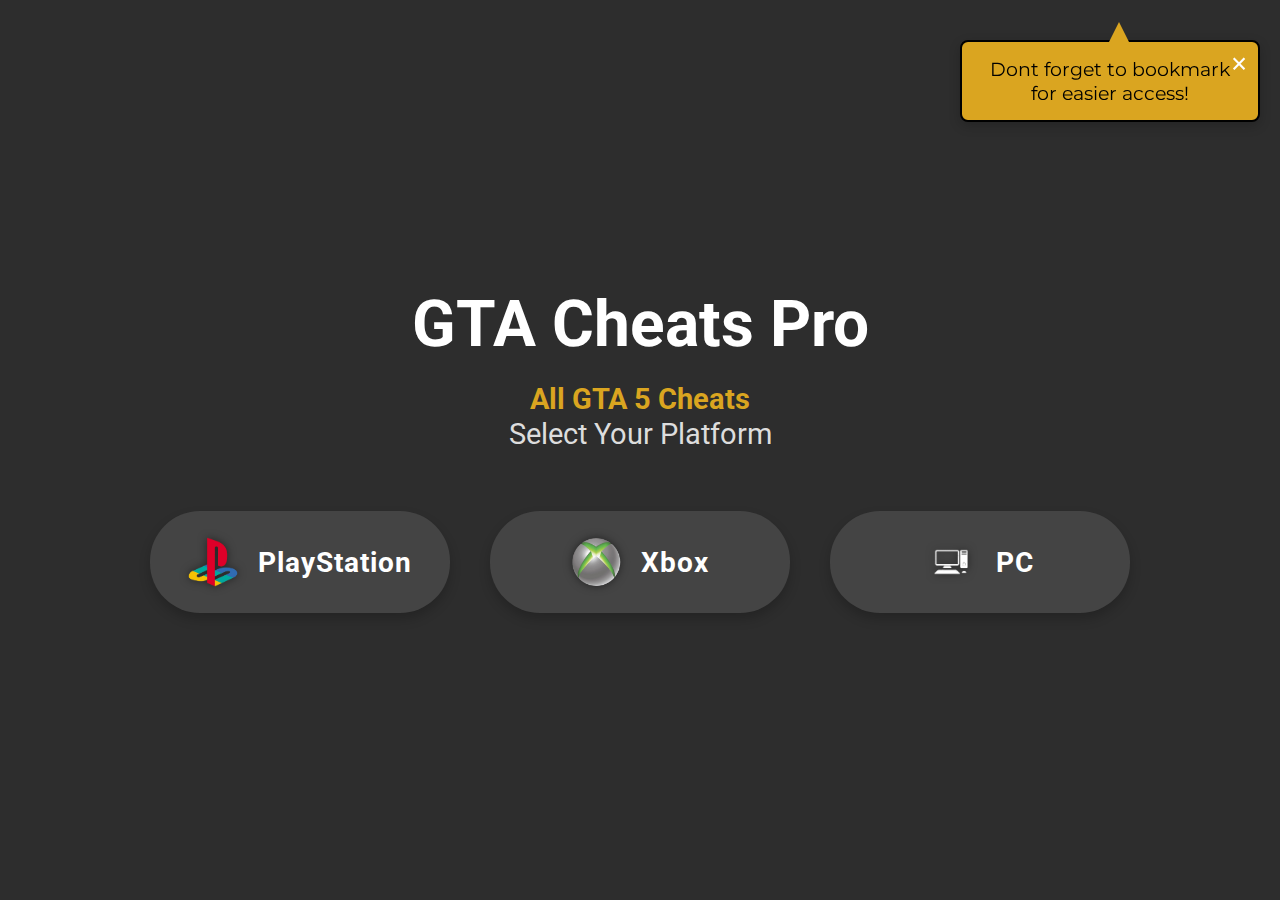
<file: gta-cheats-3/index.html>
<!DOCTYPE html>
<html lang="en">
<head>
  <link rel="icon" href="assets/favicon.png" type="image/png" sizes="48x48">
  <meta charset="UTF-8">
  <title>GTA Cheats Pro - All GTA 5 Cheats for PlayStation, Xbox, & PC</title>
  
  <link rel="stylesheet" href="css/styles.css">
  <meta name="description" content="Discover all GTA 5 cheats for PlayStation, Xbox, and PC. Unlock codes for invincibility, weapons, vehicles, and more. Comprehensive cheat guide!" />
  <meta name="viewport" content="width=device-width, initial-scale=1.0">
  <!-- Add this to link Google Fonts -->
<link href="https://fonts.googleapis.com/css2?family=Montserrat:wght@400;700&family=Roboto:wght@400;700&family=Anton&display=swap" rel="stylesheet">

  <!-- Google tag (gtag.js) -->
  <script async src="https://www.googletagmanager.com/gtag/js?id=G-FJ4RT48L64"></script>
  <script>
    window.dataLayer = window.dataLayer || [];
    function gtag(){dataLayer.push(arguments);}
    gtag('js', new Date());

    gtag('config', 'G-FJ4RT48L64');
  </script>
  <!-- JavaScript for callout box close functionality -->
  <script>
    function closeCallout() {
      document.querySelector('.callout-box').classList.add('hidden');
    }
  </script>
</head>
<body>
  <div class="home-container">
    <!-- Title with underline -->
    <h1 class = "main-title">GTA Cheats Pro</h1>

    <!-- Callout box (now positioned at top-right) -->
    <div class="callout-box">
      <span class="close-btn" onclick="closeCallout()">×</span>
      Dont forget to bookmark for easier access! 
    </div>

     
      <h2 class = "subtitle">All GTA 5 Cheats </h2>
    

     
    <p class = "platform-prompt"> Select Your Platform</p>
    

    <!-- Platform buttons -->
    <div class="button-container">
      <a href="playstation.html" class="platform-button">
        <img src="assets/playstation-logo.png" alt="PlayStation Logo" />
        <span>PlayStation</span>
      </a>
      <a href="xbox.html" class="platform-button">
        <img src="assets/xbox-logo.png" alt="Xbox Logo" />
        <span>Xbox</span>
      </a>
      <a href="pc.html" class="platform-button">
        <img src="assets/pc-logo.png" alt="PC Logo" />
        <span>PC</span>
      </a>
    </div>
  </div>
</body>
</html>
</file>
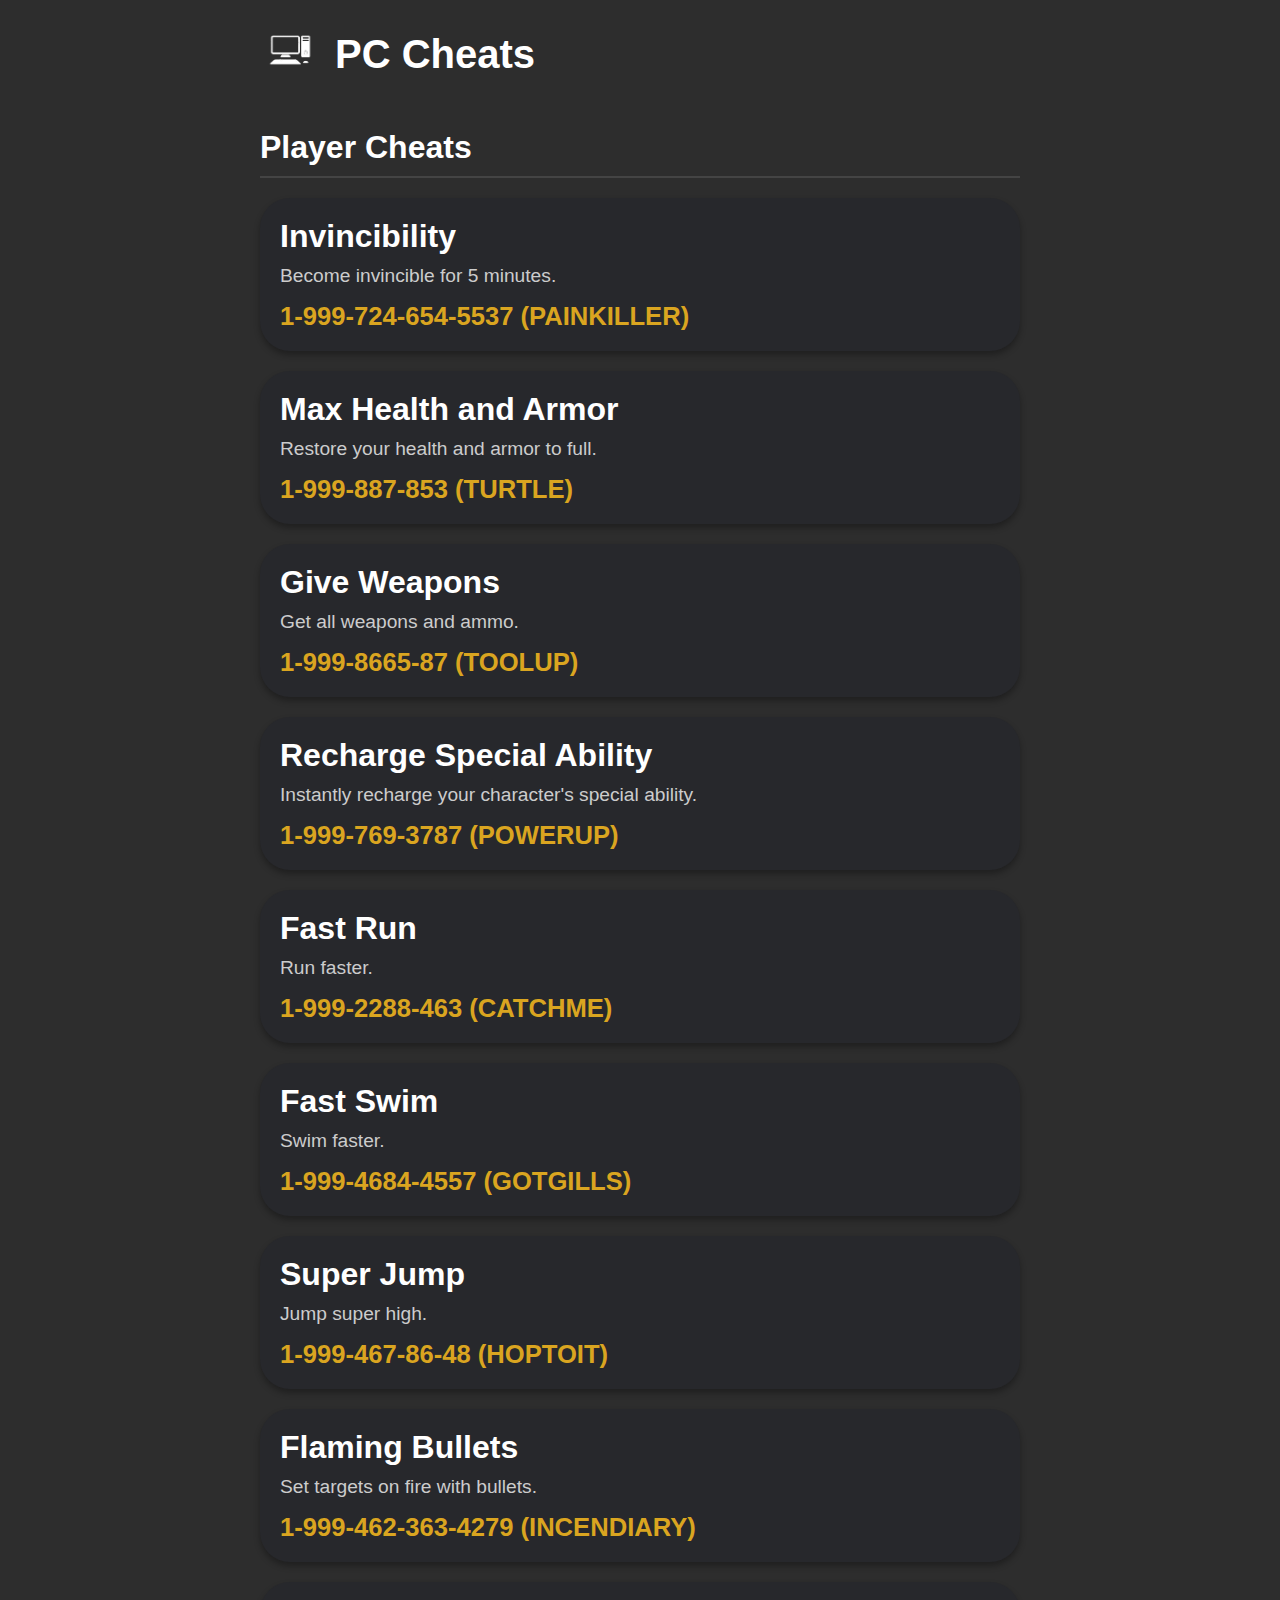
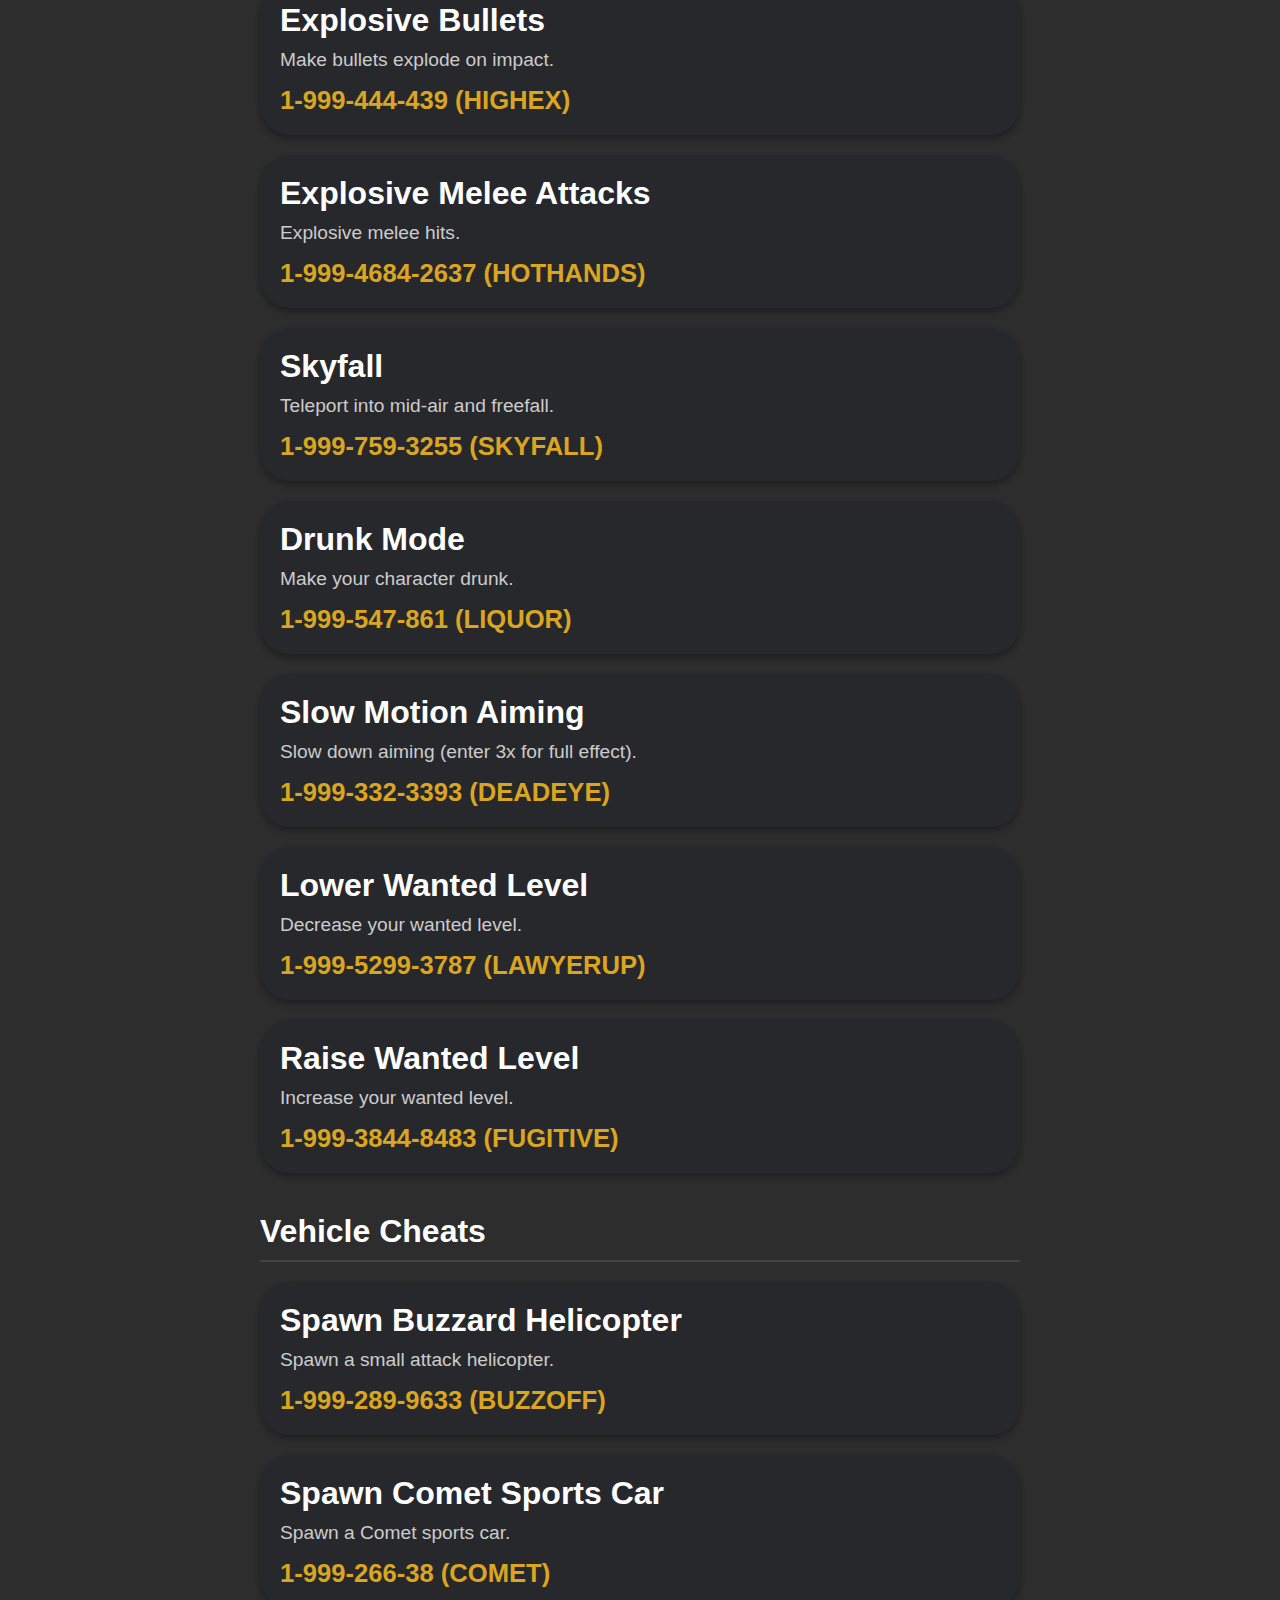
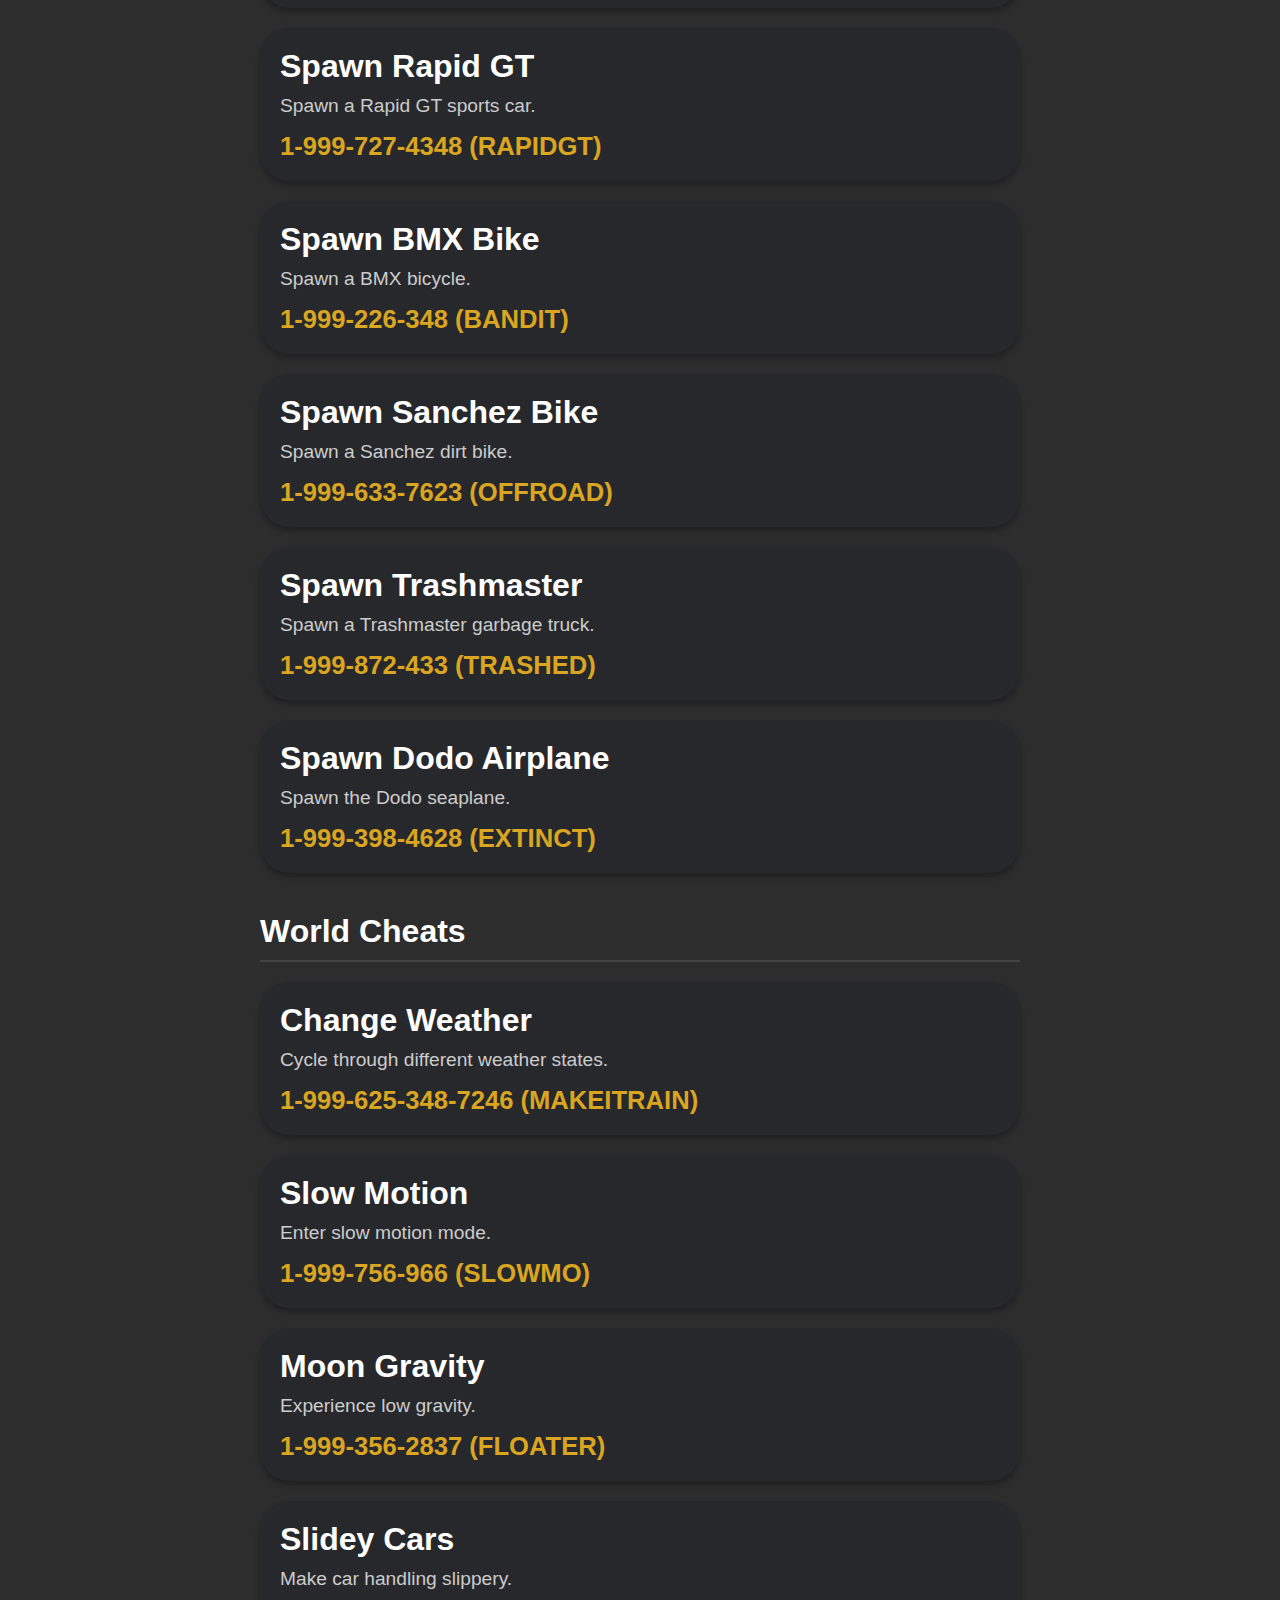
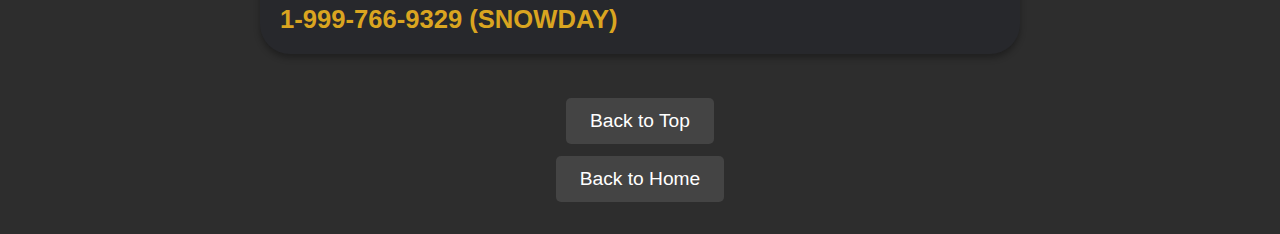
<file: gta-cheats-3/pc.html>
<!DOCTYPE html>
<html lang="en">
<head>
  <link rel="icon" href="assets/favicon.ico" type="image/x-icon" sizes="48x48">
  <meta charset="UTF-8">
  <title>GTA 5 PC Cheats - GTA Cheats Pro</title>
  
  <link rel="stylesheet" href="css/styles.css">
  <meta name="description" content="Find all GTA 5 cheats for PC. Get invincibility, weapons, vehicles, and more with our complete cheat guide." />
  <meta name="viewport" content="width=device-width, initial-scale=1.0">
  
  <!-- Google tag (gtag.js) -->
  <script async src="https://www.googletagmanager.com/gtag/js?id=G-FJ4RT48L64"></script>
  <script>
    window.dataLayer = window.dataLayer || [];
    function gtag(){dataLayer.push(arguments);}
    gtag('js', new Date());

    gtag('config', 'G-FJ4RT48L64');
  </script>
</head>
<body>
  <div class="platform-page">
    <h1>
      <a href="index.html">
        <img src="assets/pc-logo.png" alt="PC Logo" />
      </a>
      PC Cheats
    </h1>

    <!-- Player Cheats Section -->
    <h2 class="cheat-section-title">Player Cheats</h2>
    <div class="cheats-container">
      <!-- Invincibility Cheat -->
      <div class="cheat-card">
        <h3 class="cheat-title">Invincibility</h3>
        <p class="cheat-description">Become invincible for 5 minutes.</p>
        <p class="cheat-phone">1-999-724-654-5537 (<strong>PAINKILLER</strong>)</p>
      </div>

      <!-- Max Health and Armor Cheat -->
      <div class="cheat-card">
        <h3 class="cheat-title">Max Health and Armor</h3>
        <p class="cheat-description">Restore your health and armor to full.</p>
        <p class="cheat-phone">1-999-887-853 (<strong>TURTLE</strong>)</p>
      </div>

      <!-- Give Weapons Cheat -->
      <div class="cheat-card">
        <h3 class="cheat-title">Give Weapons</h3>
        <p class="cheat-description">Get all weapons and ammo.</p>
        <p class="cheat-phone">1-999-8665-87 (<strong>TOOLUP</strong>)</p>
      </div>

      <!-- Recharge Ability Cheat -->
      <div class="cheat-card">
        <h3 class="cheat-title">Recharge Special Ability</h3>
        <p class="cheat-description">Instantly recharge your character's special ability.</p>
        <p class="cheat-phone">1-999-769-3787 (<strong>POWERUP</strong>)</p>
      </div>

      <!-- Fast Run Cheat -->
      <div class="cheat-card">
        <h3 class="cheat-title">Fast Run</h3>
        <p class="cheat-description">Run faster.</p>
        <p class="cheat-phone">1-999-2288-463 (<strong>CATCHME</strong>)</p>
      </div>

      <!-- Fast Swim Cheat -->
      <div class="cheat-card">
        <h3 class="cheat-title">Fast Swim</h3>
        <p class="cheat-description">Swim faster.</p>
        <p class="cheat-phone">1-999-4684-4557 (<strong>GOTGILLS</strong>)</p>
      </div>

      <!-- Super Jump Cheat -->
      <div class="cheat-card">
        <h3 class="cheat-title">Super Jump</h3>
        <p class="cheat-description">Jump super high.</p>
        <p class="cheat-phone">1-999-467-86-48 (<strong>HOPTOIT</strong>)</p>
      </div>

      <!-- Flaming Bullets Cheat -->
      <div class="cheat-card">
        <h3 class="cheat-title">Flaming Bullets</h3>
        <p class="cheat-description">Set targets on fire with bullets.</p>
        <p class="cheat-phone">1-999-462-363-4279 (<strong>INCENDIARY</strong>)</p>
      </div>

      <!-- Explosive Bullets Cheat -->
      <div class="cheat-card">
        <h3 class="cheat-title">Explosive Bullets</h3>
        <p class="cheat-description">Make bullets explode on impact.</p>
        <p class="cheat-phone">1-999-444-439 (<strong>HIGHEX</strong>)</p>
      </div>

      <!-- Explosive Melee Attacks Cheat -->
      <div class="cheat-card">
        <h3 class="cheat-title">Explosive Melee Attacks</h3>
        <p class="cheat-description">Explosive melee hits.</p>
        <p class="cheat-phone">1-999-4684-2637 (<strong>HOTHANDS</strong>)</p>
      </div>

      <!-- Skyfall Cheat -->
      <div class="cheat-card">
        <h3 class="cheat-title">Skyfall</h3>
        <p class="cheat-description">Teleport into mid-air and freefall.</p>
        <p class="cheat-phone">1-999-759-3255 (<strong>SKYFALL</strong>)</p>
      </div>

      <!-- Drunk Mode Cheat -->
      <div class="cheat-card">
        <h3 class="cheat-title">Drunk Mode</h3>
        <p class="cheat-description">Make your character drunk.</p>
        <p class="cheat-phone">1-999-547-861 (<strong>LIQUOR</strong>)</p>
      </div>

      <!-- Slow Motion Aiming Cheat -->
      <div class="cheat-card">
        <h3 class="cheat-title">Slow Motion Aiming</h3>
        <p class="cheat-description">Slow down aiming (enter 3x for full effect).</p>
        <p class="cheat-phone">1-999-332-3393 (<strong>DEADEYE</strong>)</p>
      </div>

      <!-- Lower Wanted Level Cheat -->
      <div class="cheat-card">
        <h3 class="cheat-title">Lower Wanted Level</h3>
        <p class="cheat-description">Decrease your wanted level.</p>
        <p class="cheat-phone">1-999-5299-3787 (<strong>LAWYERUP</strong>)</p>
      </div>

      <!-- Raise Wanted Level Cheat -->
      <div class="cheat-card">
        <h3 class="cheat-title">Raise Wanted Level</h3>
        <p class="cheat-description">Increase your wanted level.</p>
        <p class="cheat-phone">1-999-3844-8483 (<strong>FUGITIVE</strong>)</p>
      </div>
    </div>

    <!-- Vehicle Cheats Section -->
    <h2 class="cheat-section-title">Vehicle Cheats</h2>
    <div class="cheats-container">
      <!-- Spawn Buzzard Helicopter Cheat -->
      <div class="cheat-card">
        <h3 class="cheat-title">Spawn Buzzard Helicopter</h3>
        <p class="cheat-description">Spawn a small attack helicopter.</p>
        <p class="cheat-phone">1-999-289-9633 (<strong>BUZZOFF</strong>)</p>
      </div>

      <!-- Spawn Comet Sports Car Cheat -->
      <div class="cheat-card">
        <h3 class="cheat-title">Spawn Comet Sports Car</h3>
        <p class="cheat-description">Spawn a Comet sports car.</p>
        <p class="cheat-phone">1-999-266-38 (<strong>COMET</strong>)</p>
      </div>

      <!-- Spawn Rapid GT Cheat -->
      <div class="cheat-card">
        <h3 class="cheat-title">Spawn Rapid GT</h3>
        <p class="cheat-description">Spawn a Rapid GT sports car.</p>
        <p class="cheat-phone">1-999-727-4348 (<strong>RAPIDGT</strong>)</p>
      </div>

      <!-- Spawn BMX Bike Cheat -->
      <div class="cheat-card">
        <h3 class="cheat-title">Spawn BMX Bike</h3>
        <p class="cheat-description">Spawn a BMX bicycle.</p>
        <p class="cheat-phone">1-999-226-348 (<strong>BANDIT</strong>)</p>
      </div>

      <!-- Spawn Sanchez Bike Cheat -->
      <div class="cheat-card">
        <h3 class="cheat-title">Spawn Sanchez Bike</h3>
        <p class="cheat-description">Spawn a Sanchez dirt bike.</p>
        <p class="cheat-phone">1-999-633-7623 (<strong>OFFROAD</strong>)</p>
      </div>

      <!-- Spawn Trashmaster Cheat -->
      <div class="cheat-card">
        <h3 class="cheat-title">Spawn Trashmaster</h3>
        <p class="cheat-description">Spawn a Trashmaster garbage truck.</p>
        <p class="cheat-phone">1-999-872-433 (<strong>TRASHED</strong>)</p>
      </div>

      <!-- Spawn Dodo Airplane Cheat -->
      <div class="cheat-card">
        <h3 class="cheat-title">Spawn Dodo Airplane</h3>
        <p class="cheat-description">Spawn the Dodo seaplane.</p>
        <p class="cheat-phone">1-999-398-4628 (<strong>EXTINCT</strong>)</p>
      </div>
    </div>

    <!-- World Cheats Section -->
    <h2 class="cheat-section-title">World Cheats</h2>
    <div class="cheats-container">
      <!-- Change Weather Cheat -->
      <div class="cheat-card">
        <h3 class="cheat-title">Change Weather</h3>
        <p class="cheat-description">Cycle through different weather states.</p>
        <p class="cheat-phone">1-999-625-348-7246 (<strong>MAKEITRAIN</strong>)</p>
      </div>

      <!-- Slow Motion Cheat -->
      <div class="cheat-card">
        <h3 class="cheat-title">Slow Motion</h3>
        <p class="cheat-description">Enter slow motion mode.</p>
        <p class="cheat-phone">1-999-756-966 (<strong>SLOWMO</strong>)</p>
      </div>

      <!-- Moon Gravity Cheat -->
      <div class="cheat-card">
        <h3 class="cheat-title">Moon Gravity</h3>
        <p class="cheat-description">Experience low gravity.</p>
        <p class="cheat-phone">1-999-356-2837 (<strong>FLOATER</strong>)</p>
      </div>
      
      <!-- Slidey Cars Cheat -->
      <div class="cheat-card">
        <h3 class="cheat-title">Slidey Cars</h3>
        <p class="cheat-description">Make car handling slippery.</p>
        <p class="cheat-phone">1-999-766-9329 (<strong>SNOWDAY</strong>)</p>
      </div>
    </div>

    <!-- Back to Top and Home Buttons -->
<!-- Back to Top and Home Buttons -->
<div class="bottom-buttons">
  <a href="#top" class="back-button">Back to Top</a>
  <a href="index.html" class="back-button">Back to Home</a>
</div> 

</body>
</html>
</file>
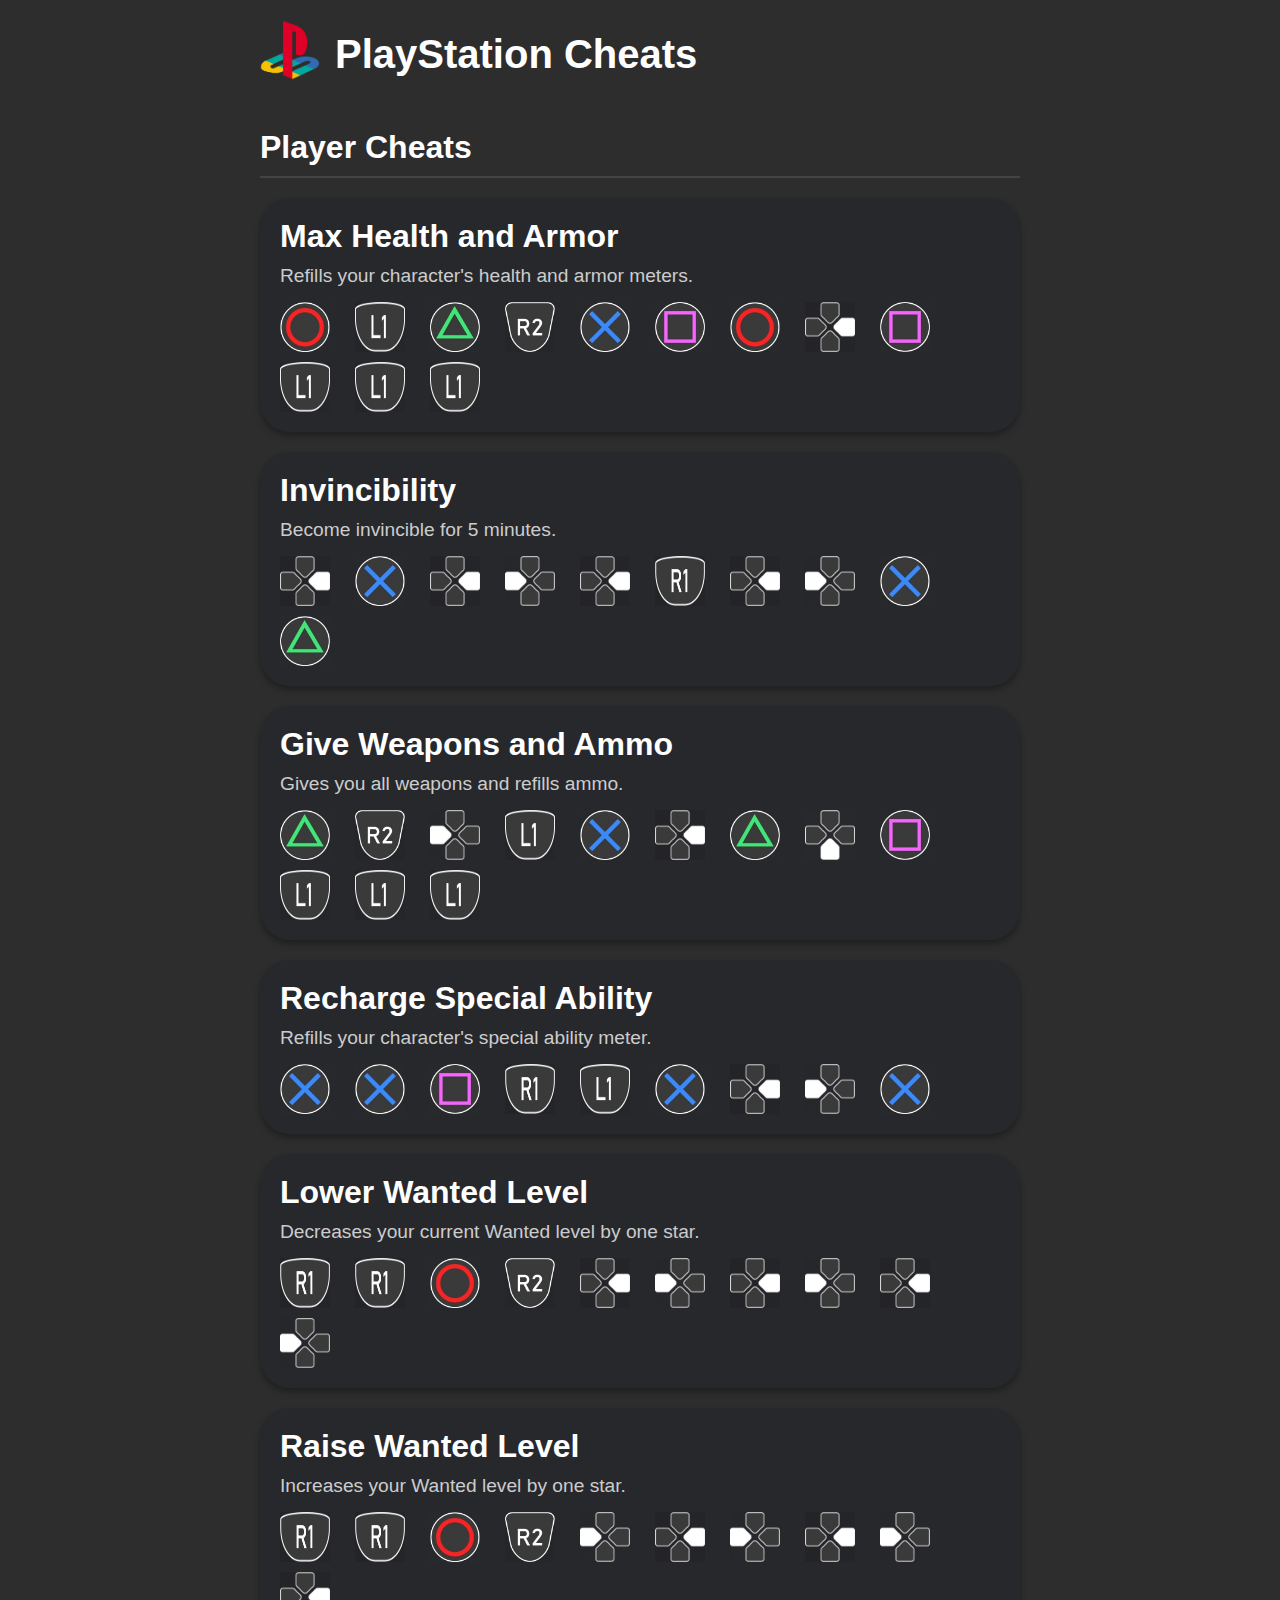
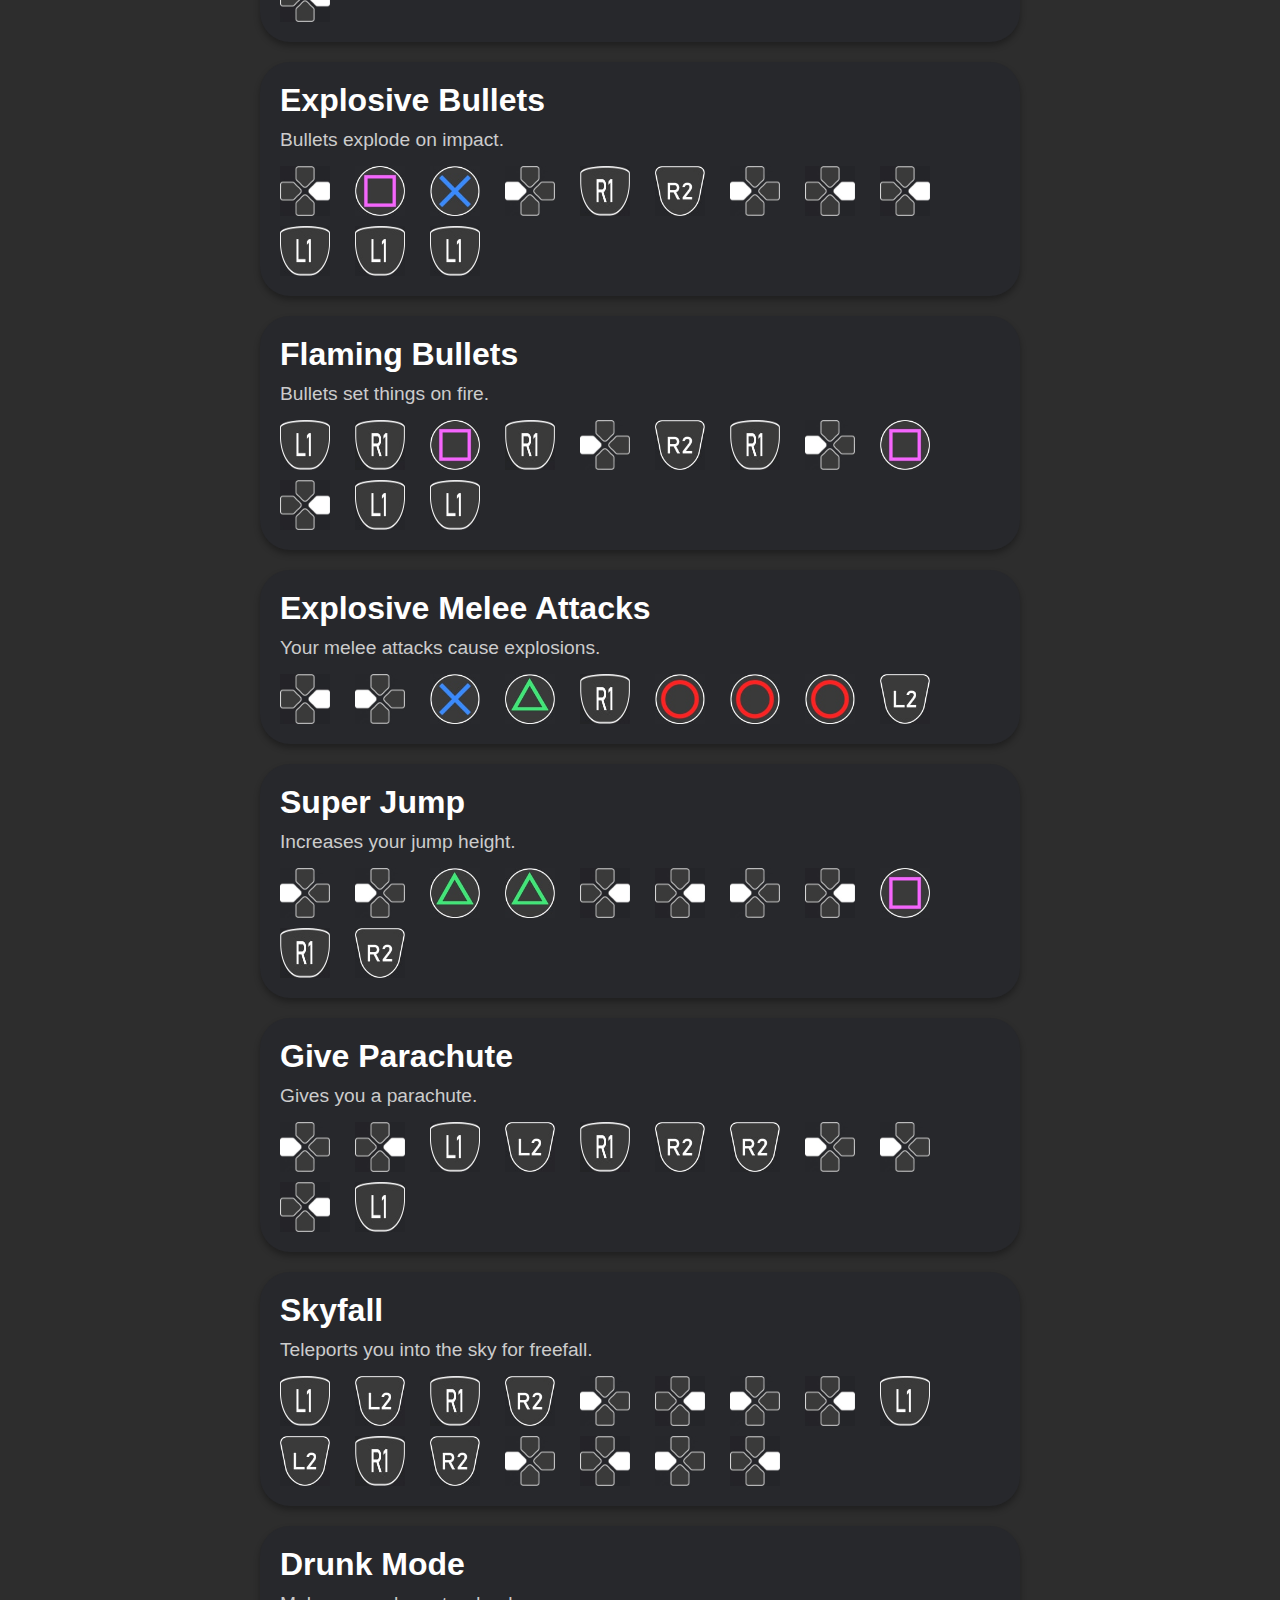
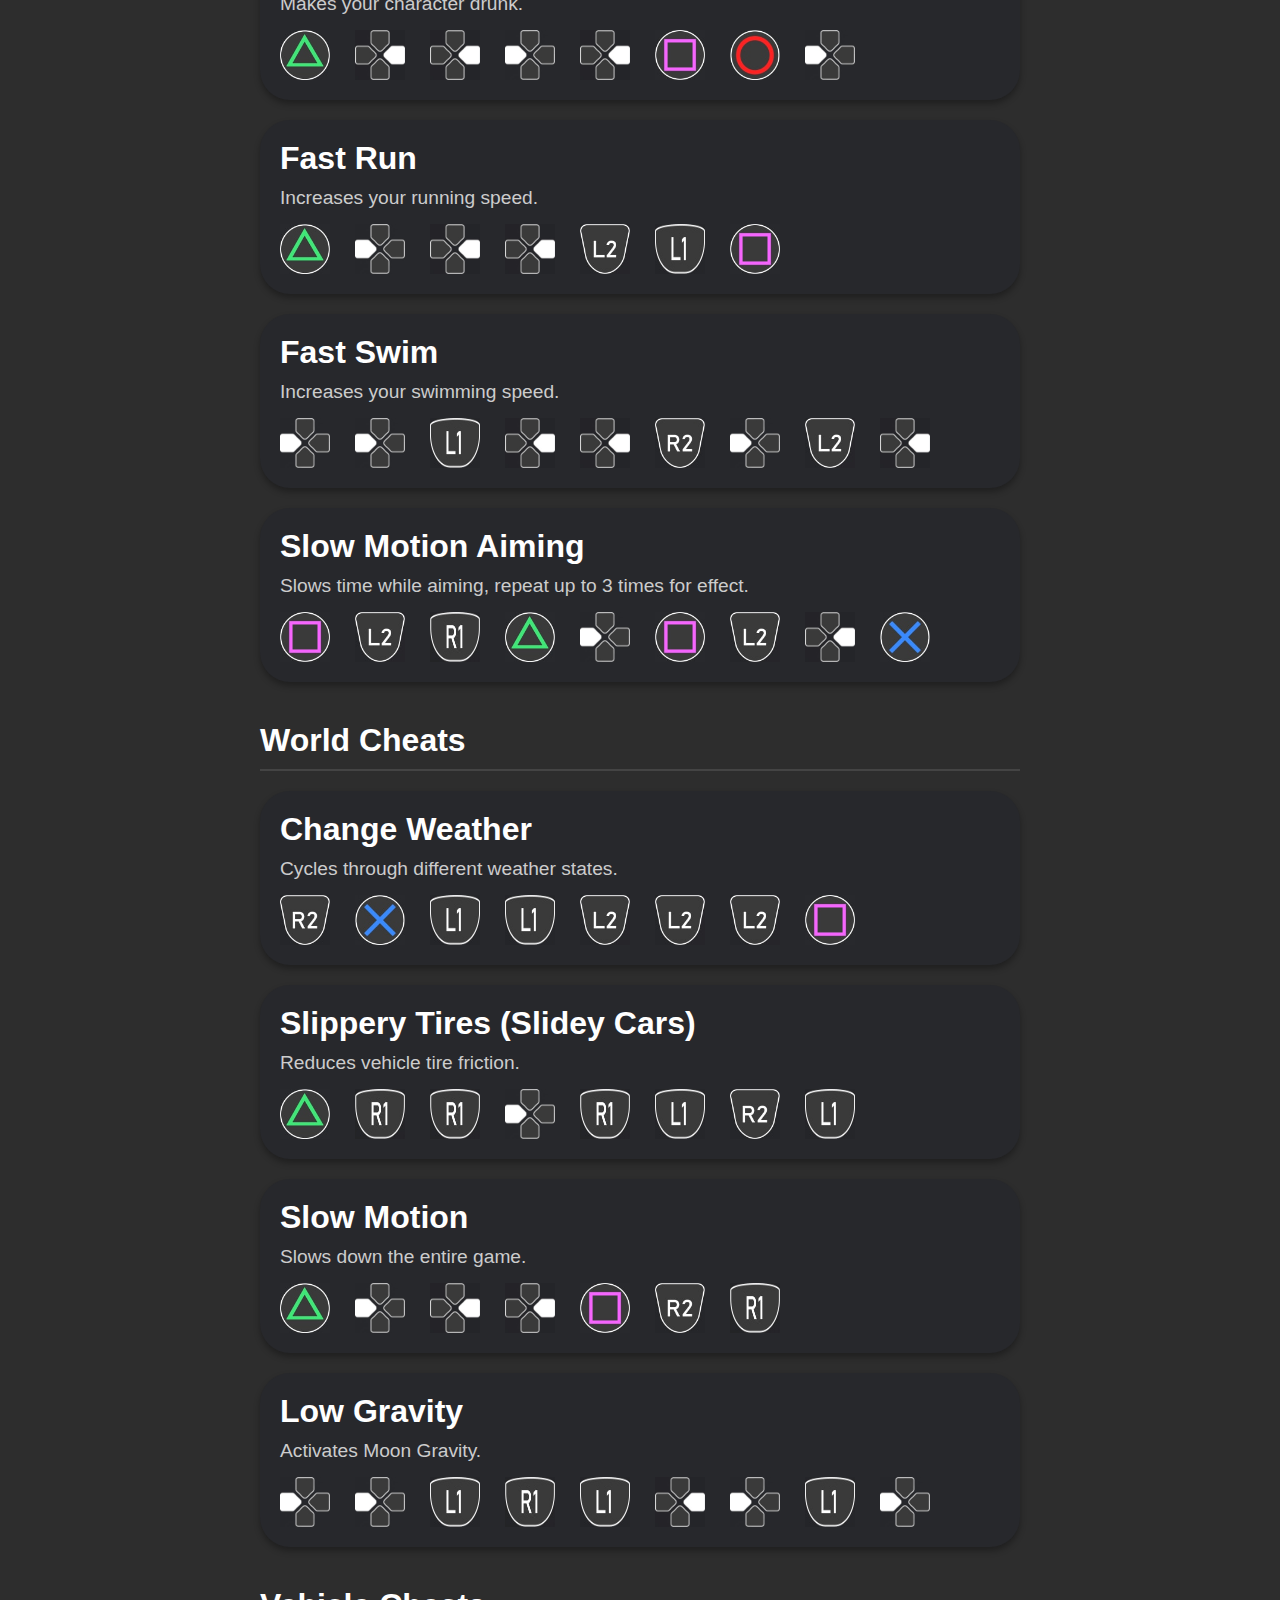
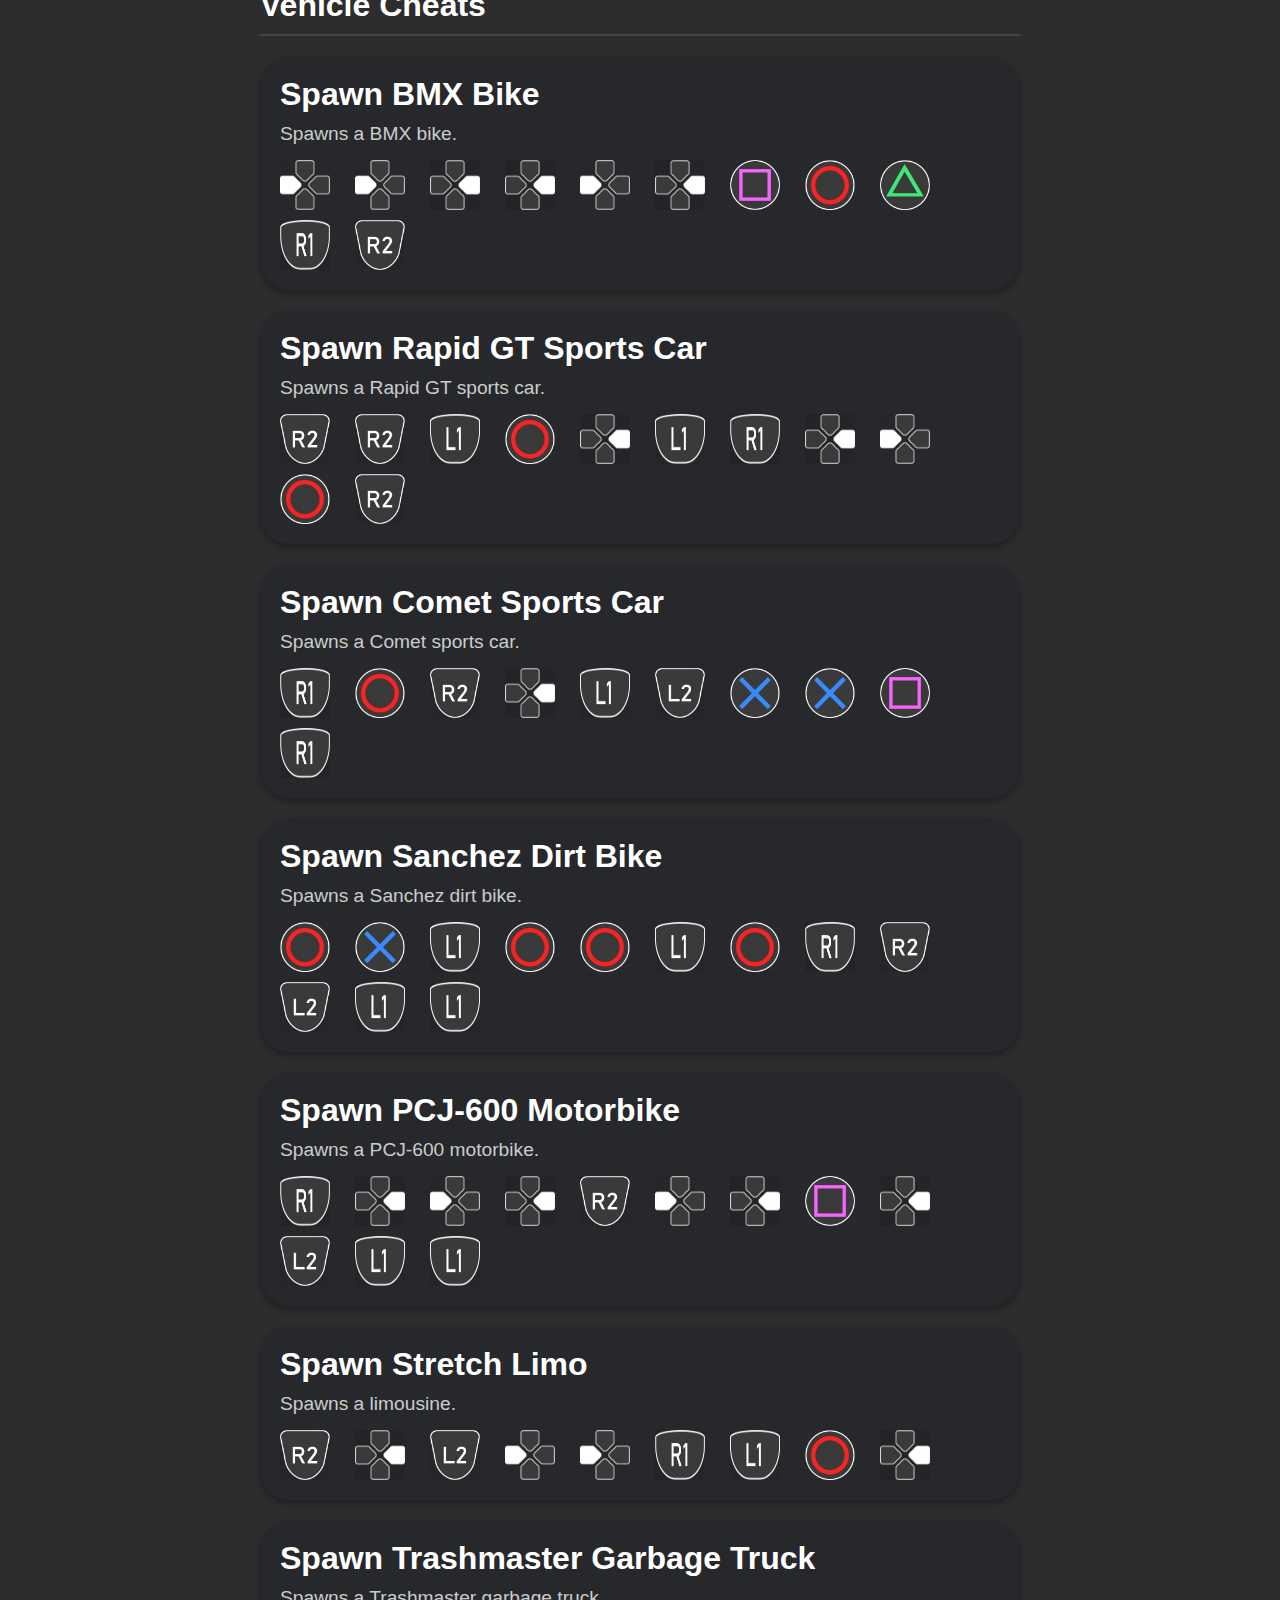
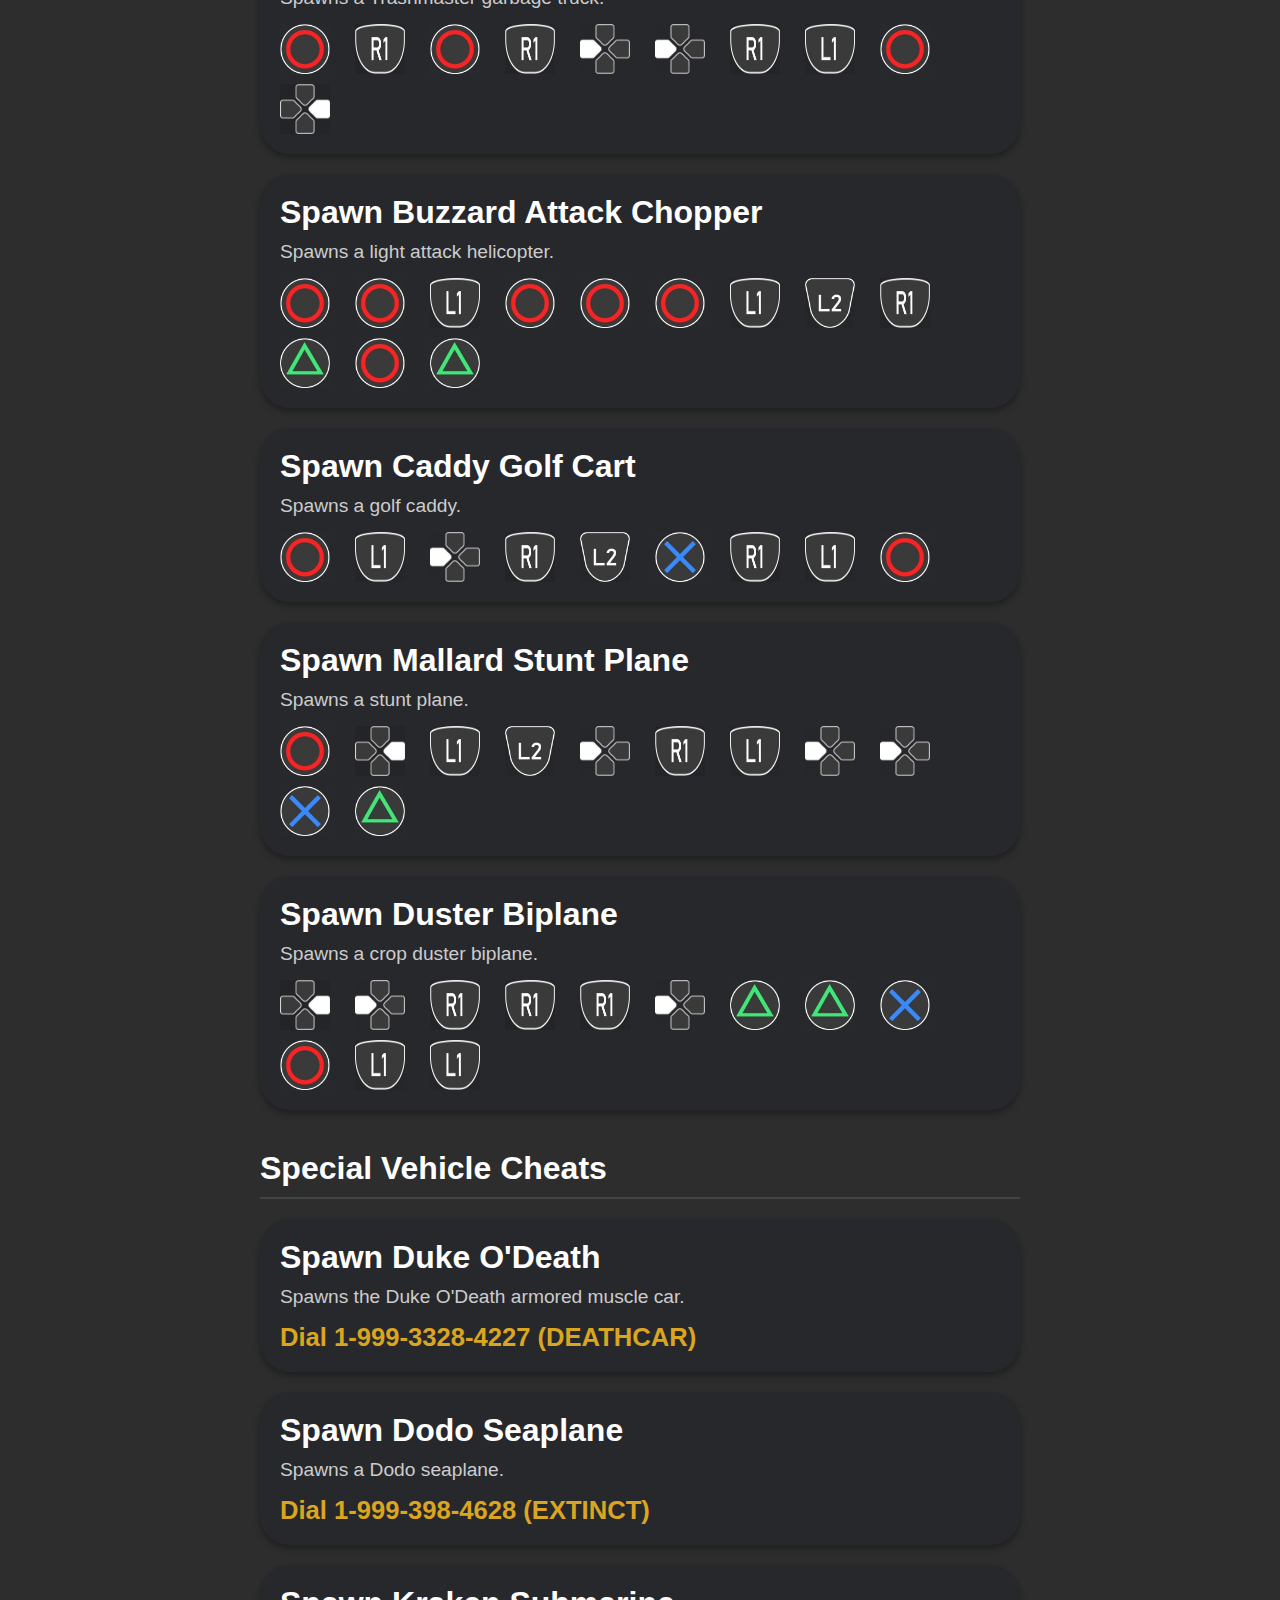
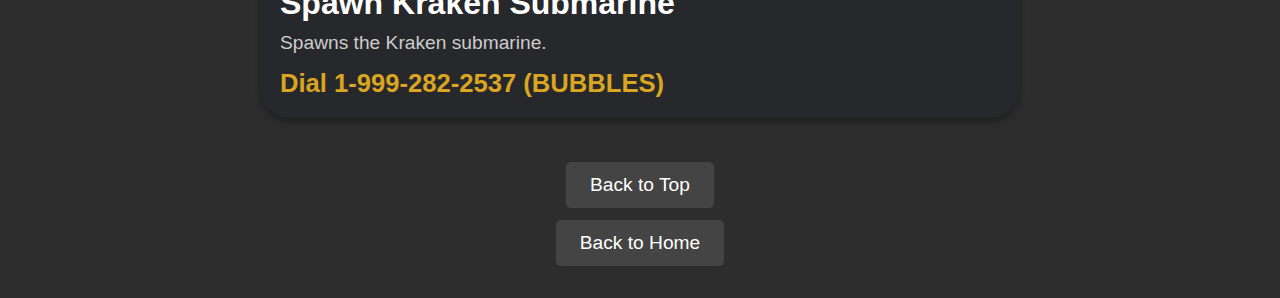
<file: gta-cheats-3/playstation.html>
<!DOCTYPE html>
<html lang="en">
<head>
  <link rel="icon" href="assets/favicon.ico" type="image/x-icon" sizes="48x48">
  <meta charset="UTF-8">
  <title>GTA 5 PlayStation Cheats - GTA Cheats Pro</title>
  
  <link rel="stylesheet" href="css/styles.css">
  <meta name="description" content="Find all GTA 5 cheats for PlayStation. Unlock invincibility, weapons, and vehicles with our detailed PlayStation cheat guide." />
  <meta name="viewport" content="width=device-width, initial-scale=1.0">
  
  <!-- Google tag (gtag.js) -->
  <script async src="https://www.googletagmanager.com/gtag/js?id=G-FJ4RT48L64"></script>
  <script>
    window.dataLayer = window.dataLayer || [];
    function gtag(){dataLayer.push(arguments);}
    gtag('js', new Date());

    gtag('config', 'G-FJ4RT48L64');
  </script>
</head>
<body>
  <div class="platform-page">
    <h1>
      <a href="index.html">
        <img src="assets/playstation-logo.png" alt="PlayStation Logo" />
      </a>
      PlayStation Cheats
    </h1>

    <!-- Player Cheats Section -->
    <h2 class="cheat-section-title">Player Cheats</h2>
    <div class="cheats-container">

      <!-- Max Health and Armor Cheat -->
      <div class="cheat-card">
        <h3 class="cheat-title">Max Health and Armor</h3>
        <p class="cheat-description">Refills your character's health and armor meters.</p>
        <div class="cheat-buttons">
          <img src="assets/psbuttons/circle.png" alt="Circle">
          <img src="assets/psbuttons/l1.png" alt="L1">
          <img src="assets/psbuttons/triangle.png" alt="Triangle">
          <img src="assets/psbuttons/r2.png" alt="R2">
          <img src="assets/psbuttons/x.png" alt="Cross">
          <img src="assets/psbuttons/square.png" alt="Square">
          <img src="assets/psbuttons/circle.png" alt="Circle">
          <img src="assets/psbuttons/right.png" alt="Right">
          <img src="assets/psbuttons/square.png" alt="Square">
          <img src="assets/psbuttons/l1.png" alt="L1">
          <img src="assets/psbuttons/l1.png" alt="L1">
          <img src="assets/psbuttons/l1.png" alt="L1">
        </div>
      </div>

      <!-- Invincibility Cheat -->
      <div class="cheat-card">
        <h3 class="cheat-title">Invincibility</h3>
        <p class="cheat-description">Become invincible for 5 minutes.</p>
        <div class="cheat-buttons">
          <img src="assets/psbuttons/right.png" alt="Right">
          <img src="assets/psbuttons/x.png" alt="Cross">
          <img src="assets/psbuttons/right.png" alt="Right">
          <img src="assets/psbuttons/left.png" alt="Left">
          <img src="assets/psbuttons/right.png" alt="Right">
          <img src="assets/psbuttons/r1.png" alt="R1">
          <img src="assets/psbuttons/right.png" alt="Right">
          <img src="assets/psbuttons/left.png" alt="Left">
          <img src="assets/psbuttons/x.png" alt="Cross">
          <img src="assets/psbuttons/triangle.png" alt="Triangle">
        </div>
      </div>

      <!-- Give Weapons Cheat -->
      <div class="cheat-card">
        <h3 class="cheat-title">Give Weapons and Ammo</h3>
        <p class="cheat-description">Gives you all weapons and refills ammo.</p>
        <div class="cheat-buttons">
          <img src="assets/psbuttons/triangle.png" alt="Triangle">
          <img src="assets/psbuttons/r2.png" alt="R2">
          <img src="assets/psbuttons/left.png" alt="Left">
          <img src="assets/psbuttons/l1.png" alt="L1">
          <img src="assets/psbuttons/x.png" alt="Cross">
          <img src="assets/psbuttons/right.png" alt="Right">
          <img src="assets/psbuttons/triangle.png" alt="Triangle">
          <img src="assets/psbuttons/down.png" alt="Down">
          <img src="assets/psbuttons/square.png" alt="Square">
          <img src="assets/psbuttons/l1.png" alt="L1">
          <img src="assets/psbuttons/l1.png" alt="L1">
          <img src="assets/psbuttons/l1.png" alt="L1">
        </div>
      </div>

      <!-- Recharge Special Ability Cheat -->
      <div class="cheat-card">
        <h3 class="cheat-title">Recharge Special Ability</h3>
        <p class="cheat-description">Refills your character's special ability meter.</p>
        <div class="cheat-buttons">
          <img src="assets/psbuttons/x.png" alt="Cross">
          <img src="assets/psbuttons/x.png" alt="Cross">
          <img src="assets/psbuttons/square.png" alt="Square">
          <img src="assets/psbuttons/r1.png" alt="R1">
          <img src="assets/psbuttons/l1.png" alt="L1">
          <img src="assets/psbuttons/x.png" alt="Cross">
          <img src="assets/psbuttons/right.png" alt="Right">
          <img src="assets/psbuttons/left.png" alt="Left">
          <img src="assets/psbuttons/x.png" alt="Cross">
        </div>
      </div>

      <!-- Lower Wanted Level Cheat -->
      <div class="cheat-card">
        <h3 class="cheat-title">Lower Wanted Level</h3>
        <p class="cheat-description">Decreases your current Wanted level by one star.</p>
        <div class="cheat-buttons">
          <img src="assets/psbuttons/r1.png" alt="R1">
          <img src="assets/psbuttons/r1.png" alt="R1">
          <img src="assets/psbuttons/circle.png" alt="Circle">
          <img src="assets/psbuttons/r2.png" alt="R2">
          <img src="assets/psbuttons/right.png" alt="Right">
          <img src="assets/psbuttons/left.png" alt="Left">
          <img src="assets/psbuttons/right.png" alt="Right">
          <img src="assets/psbuttons/left.png" alt="Left">
          <img src="assets/psbuttons/right.png" alt="Right">
          <img src="assets/psbuttons/left.png" alt="Left">
        </div>
      </div>

      <!-- Raise Wanted Level Cheat -->
      <div class="cheat-card">
        <h3 class="cheat-title">Raise Wanted Level</h3>
        <p class="cheat-description">Increases your Wanted level by one star.</p>
        <div class="cheat-buttons">
          <img src="assets/psbuttons/r1.png" alt="R1">
          <img src="assets/psbuttons/r1.png" alt="R1">
          <img src="assets/psbuttons/circle.png" alt="Circle">
          <img src="assets/psbuttons/r2.png" alt="R2">
          <img src="assets/psbuttons/left.png" alt="Left">
          <img src="assets/psbuttons/right.png" alt="Right">
          <img src="assets/psbuttons/left.png" alt="Left">
          <img src="assets/psbuttons/right.png" alt="Right">
          <img src="assets/psbuttons/left.png" alt="Left">
          <img src="assets/psbuttons/right.png" alt="Right">
        </div>
      </div>

      <!-- Explosive Bullets Cheat -->
      <div class="cheat-card">
        <h3 class="cheat-title">Explosive Bullets</h3>
        <p class="cheat-description">Bullets explode on impact.</p>
        <div class="cheat-buttons">
          <img src="assets/psbuttons/right.png" alt="Right">
          <img src="assets/psbuttons/square.png" alt="Square">
          <img src="assets/psbuttons/x.png" alt="Cross">
          <img src="assets/psbuttons/left.png" alt="Left">
          <img src="assets/psbuttons/r1.png" alt="R1">
          <img src="assets/psbuttons/r2.png" alt="R2">
          <img src="assets/psbuttons/left.png" alt="Left">
          <img src="assets/psbuttons/right.png" alt="Right">
          <img src="assets/psbuttons/right.png" alt="Right">
          <img src="assets/psbuttons/l1.png" alt="L1">
          <img src="assets/psbuttons/l1.png" alt="L1">
          <img src="assets/psbuttons/l1.png" alt="L1">
        </div>
      </div>

      <!-- Flaming Bullets Cheat -->
      <div class="cheat-card">
        <h3 class="cheat-title">Flaming Bullets</h3>
        <p class="cheat-description">Bullets set things on fire.</p>
        <div class="cheat-buttons">
          <img src="assets/psbuttons/l1.png" alt="L1">
          <img src="assets/psbuttons/r1.png" alt="R1">
          <img src="assets/psbuttons/square.png" alt="Square">
          <img src="assets/psbuttons/r1.png" alt="R1">
          <img src="assets/psbuttons/left.png" alt="Left">
          <img src="assets/psbuttons/r2.png" alt="R2">
          <img src="assets/psbuttons/r1.png" alt="R1">
          <img src="assets/psbuttons/left.png" alt="Left">
          <img src="assets/psbuttons/square.png" alt="Square">
          <img src="assets/psbuttons/right.png" alt="Right">
          <img src="assets/psbuttons/l1.png" alt="L1">
          <img src="assets/psbuttons/l1.png" alt="L1">
        </div>
      </div>

      <!-- Explosive Melee Cheat -->
      <div class="cheat-card">
        <h3 class="cheat-title">Explosive Melee Attacks</h3>
        <p class="cheat-description">Your melee attacks cause explosions.</p>
        <div class="cheat-buttons">
          <img src="assets/psbuttons/right.png" alt="Right">
          <img src="assets/psbuttons/left.png" alt="Left">
          <img src="assets/psbuttons/x.png" alt="Cross">
          <img src="assets/psbuttons/triangle.png" alt="Triangle">
          <img src="assets/psbuttons/r1.png" alt="R1">
          <img src="assets/psbuttons/circle.png" alt="Circle">
          <img src="assets/psbuttons/circle.png" alt="Circle">
          <img src="assets/psbuttons/circle.png" alt="Circle">
          <img src="assets/psbuttons/l2.png" alt="L2">
        </div>
      </div>

      <!-- Super Jump Cheat -->
      <div class="cheat-card">
        <h3 class="cheat-title">Super Jump</h3>
        <p class="cheat-description">Increases your jump height.</p>
        <div class="cheat-buttons">
          <img src="assets/psbuttons/left.png" alt="Left">
          <img src="assets/psbuttons/left.png" alt="Left">
          <img src="assets/psbuttons/triangle.png" alt="Triangle">
          <img src="assets/psbuttons/triangle.png" alt="Triangle">
          <img src="assets/psbuttons/right.png" alt="Right">
          <img src="assets/psbuttons/right.png" alt="Right">
          <img src="assets/psbuttons/left.png" alt="Left">
          <img src="assets/psbuttons/right.png" alt="Right">
          <img src="assets/psbuttons/square.png" alt="Square">
          <img src="assets/psbuttons/r1.png" alt="R1">
          <img src="assets/psbuttons/r2.png" alt="R2">
        </div>
      </div>

      <!-- Give Parachute Cheat -->
      <div class="cheat-card">
        <h3 class="cheat-title">Give Parachute</h3>
        <p class="cheat-description">Gives you a parachute.</p>
        <div class="cheat-buttons">
          <img src="assets/psbuttons/left.png" alt="Left">
          <img src="assets/psbuttons/right.png" alt="Right">
          <img src="assets/psbuttons/l1.png" alt="L1">
          <img src="assets/psbuttons/l2.png" alt="L2">
          <img src="assets/psbuttons/r1.png" alt="R1">
          <img src="assets/psbuttons/r2.png" alt="R2">
          <img src="assets/psbuttons/r2.png" alt="R2">
          <img src="assets/psbuttons/left.png" alt="Left">
          <img src="assets/psbuttons/left.png" alt="Left">
          <img src="assets/psbuttons/right.png" alt="Right">
          <img src="assets/psbuttons/l1.png" alt="L1">
        </div>
      </div>

      <!-- Skyfall Cheat -->
      <div class="cheat-card">
        <h3 class="cheat-title">Skyfall</h3>
        <p class="cheat-description">Teleports you into the sky for freefall.</p>
        <div class="cheat-buttons">
          <img src="assets/psbuttons/l1.png" alt="L1">
          <img src="assets/psbuttons/l2.png" alt="L2">
          <img src="assets/psbuttons/r1.png" alt="R1">
          <img src="assets/psbuttons/r2.png" alt="R2">
          <img src="assets/psbuttons/left.png" alt="Left">
          <img src="assets/psbuttons/right.png" alt="Right">
          <img src="assets/psbuttons/left.png" alt="Left">
          <img src="assets/psbuttons/right.png" alt="Right">
          <img src="assets/psbuttons/l1.png" alt="L1">
          <img src="assets/psbuttons/l2.png" alt="L2">
          <img src="assets/psbuttons/r1.png" alt="R1">
          <img src="assets/psbuttons/r2.png" alt="R2">
          <img src="assets/psbuttons/left.png" alt="Left">
          <img src="assets/psbuttons/right.png" alt="Right">
          <img src="assets/psbuttons/left.png" alt="Left">
          <img src="assets/psbuttons/right.png" alt="Right">
        </div>
      </div>

      <!-- Drunk Mode Cheat -->
      <div class="cheat-card">
        <h3 class="cheat-title">Drunk Mode</h3>
        <p class="cheat-description">Makes your character drunk.</p>
        <div class="cheat-buttons">
          <img src="assets/psbuttons/triangle.png" alt="Triangle">
          <img src="assets/psbuttons/right.png" alt="Right">
          <img src="assets/psbuttons/right.png" alt="Right">
          <img src="assets/psbuttons/left.png" alt="Left">
          <img src="assets/psbuttons/right.png" alt="Right">
          <img src="assets/psbuttons/square.png" alt="Square">
          <img src="assets/psbuttons/circle.png" alt="Circle">
          <img src="assets/psbuttons/left.png" alt="Left">
        </div>
      </div>

      <!-- Fast Run Cheat -->
      <div class="cheat-card">
        <h3 class="cheat-title">Fast Run</h3>
        <p class="cheat-description">Increases your running speed.</p>
        <div class="cheat-buttons">
          <img src="assets/psbuttons/triangle.png" alt="Triangle">
          <img src="assets/psbuttons/left.png" alt="Left">
          <img src="assets/psbuttons/right.png" alt="Right">
          <img src="assets/psbuttons/right.png" alt="Right">
          <img src="assets/psbuttons/l2.png" alt="L2">
          <img src="assets/psbuttons/l1.png" alt="L1">
          <img src="assets/psbuttons/square.png" alt="Square">
        </div>
      </div>

      <!-- Fast Swim Cheat -->
      <div class="cheat-card">
        <h3 class="cheat-title">Fast Swim</h3>
        <p class="cheat-description">Increases your swimming speed.</p>
        <div class="cheat-buttons">
          <img src="assets/psbuttons/left.png" alt="Left">
          <img src="assets/psbuttons/left.png" alt="Left">
          <img src="assets/psbuttons/l1.png" alt="L1">
          <img src="assets/psbuttons/right.png" alt="Right">
          <img src="assets/psbuttons/right.png" alt="Right">
          <img src="assets/psbuttons/r2.png" alt="R2">
          <img src="assets/psbuttons/left.png" alt="Left">
          <img src="assets/psbuttons/l2.png" alt="L2">
          <img src="assets/psbuttons/right.png" alt="Right">
        </div>
      </div>

      <!-- Slow Motion Aiming Cheat -->
      <div class="cheat-card">
        <h3 class="cheat-title">Slow Motion Aiming</h3>
        <p class="cheat-description">Slows time while aiming, repeat up to 3 times for effect.</p>
        <div class="cheat-buttons">
          <img src="assets/psbuttons/square.png" alt="Square">
          <img src="assets/psbuttons/l2.png" alt="L2">
          <img src="assets/psbuttons/r1.png" alt="R1">
          <img src="assets/psbuttons/triangle.png" alt="Triangle">
          <img src="assets/psbuttons/left.png" alt="Left">
          <img src="assets/psbuttons/square.png" alt="Square">
          <img src="assets/psbuttons/l2.png" alt="L2">
          <img src="assets/psbuttons/right.png" alt="Right">
          <img src="assets/psbuttons/x.png" alt="Cross">
        </div>
      </div>

    </div>

    <!-- World Cheats Section -->
    <h2 class="cheat-section-title">World Cheats</h2>
    <div class="cheats-container">

      <!-- Change Weather Cheat -->
      <div class="cheat-card">
        <h3 class="cheat-title">Change Weather</h3>
        <p class="cheat-description">Cycles through different weather states.</p>
        <div class="cheat-buttons">
          <img src="assets/psbuttons/r2.png" alt="R2">
          <img src="assets/psbuttons/x.png" alt="Cross">
          <img src="assets/psbuttons/l1.png" alt="L1">
          <img src="assets/psbuttons/l1.png" alt="L1">
          <img src="assets/psbuttons/l2.png" alt="L2">
          <img src="assets/psbuttons/l2.png" alt="L2">
          <img src="assets/psbuttons/l2.png" alt="L2">
          <img src="assets/psbuttons/square.png" alt="Square">
        </div>
      </div>

      <!-- Slidey Cars Cheat -->
      <div class="cheat-card">
        <h3 class="cheat-title">Slippery Tires (Slidey Cars)</h3>
        <p class="cheat-description">Reduces vehicle tire friction.</p>
        <div class="cheat-buttons">
          <img src="assets/psbuttons/triangle.png" alt="Triangle">
          <img src="assets/psbuttons/r1.png" alt="R1">
          <img src="assets/psbuttons/r1.png" alt="R1">
          <img src="assets/psbuttons/left.png" alt="Left">
          <img src="assets/psbuttons/r1.png" alt="R1">
          <img src="assets/psbuttons/l1.png" alt="L1">
          <img src="assets/psbuttons/r2.png" alt="R2">
          <img src="assets/psbuttons/l1.png" alt="L1">
        </div>
      </div>

      <!-- Slow Motion Cheat -->
      <div class="cheat-card">
        <h3 class="cheat-title">Slow Motion</h3>
        <p class="cheat-description">Slows down the entire game.</p>
        <div class="cheat-buttons">
          <img src="assets/psbuttons/triangle.png" alt="Triangle">
          <img src="assets/psbuttons/left.png" alt="Left">
          <img src="assets/psbuttons/right.png" alt="Right">
          <img src="assets/psbuttons/right.png" alt="Right">
          <img src="assets/psbuttons/square.png" alt="Square">
          <img src="assets/psbuttons/r2.png" alt="R2">
          <img src="assets/psbuttons/r1.png" alt="R1">
        </div>
      </div>

      <!-- Moon Gravity Cheat -->
      <div class="cheat-card">
        <h3 class="cheat-title">Low Gravity</h3>
        <p class="cheat-description">Activates Moon Gravity.</p>
        <div class="cheat-buttons">
          <img src="assets/psbuttons/left.png" alt="Left">
          <img src="assets/psbuttons/left.png" alt="Left">
          <img src="assets/psbuttons/l1.png" alt="L1">
          <img src="assets/psbuttons/r1.png" alt="R1">
          <img src="assets/psbuttons/l1.png" alt="L1">
          <img src="assets/psbuttons/right.png" alt="Right">
          <img src="assets/psbuttons/left.png" alt="Left">
          <img src="assets/psbuttons/l1.png" alt="L1">
          <img src="assets/psbuttons/left.png" alt="Left">
        </div>
      </div>

    </div>

    <!-- Vehicle Cheats Section -->
    <h2 class="cheat-section-title">Vehicle Cheats</h2>
    <div class="cheats-container">

      <!-- Spawn BMX Cheat -->
      <div class="cheat-card">
        <h3 class="cheat-title">Spawn BMX Bike</h3>
        <p class="cheat-description">Spawns a BMX bike.</p>
        <div class="cheat-buttons">
          <img src="assets/psbuttons/left.png" alt="Left">
          <img src="assets/psbuttons/left.png" alt="Left">
          <img src="assets/psbuttons/right.png" alt="Right">
          <img src="assets/psbuttons/right.png" alt="Right">
          <img src="assets/psbuttons/left.png" alt="Left">
          <img src="assets/psbuttons/right.png" alt="Right">
          <img src="assets/psbuttons/square.png" alt="Square">
          <img src="assets/psbuttons/circle.png" alt="Circle">
          <img src="assets/psbuttons/triangle.png" alt="Triangle">
          <img src="assets/psbuttons/r1.png" alt="R1">
          <img src="assets/psbuttons/r2.png" alt="R2">
        </div>
      </div>

      <!-- Spawn Rapid GT Cheat -->
      <div class="cheat-card">
        <h3 class="cheat-title">Spawn Rapid GT Sports Car</h3>
        <p class="cheat-description">Spawns a Rapid GT sports car.</p>
        <div class="cheat-buttons">
          <img src="assets/psbuttons/r2.png" alt="R2">
          <img src="assets/psbuttons/r2.png" alt="R2">
          <img src="assets/psbuttons/l1.png" alt="L1">
          <img src="assets/psbuttons/circle.png" alt="Circle">
          <img src="assets/psbuttons/right.png" alt="Right">
          <img src="assets/psbuttons/l1.png" alt="L1">
          <img src="assets/psbuttons/r1.png" alt="R1">
          <img src="assets/psbuttons/right.png" alt="Right">
          <img src="assets/psbuttons/left.png" alt="Left">
          <img src="assets/psbuttons/circle.png" alt="Circle">
          <img src="assets/psbuttons/r2.png" alt="R2">
        </div>
      </div>

      <!-- Spawn Comet Sports Car Cheat -->
      <div class="cheat-card">
        <h3 class="cheat-title">Spawn Comet Sports Car</h3>
        <p class="cheat-description">Spawns a Comet sports car.</p>
        <div class="cheat-buttons">
          <img src="assets/psbuttons/r1.png" alt="R1">
          <img src="assets/psbuttons/circle.png" alt="Circle">
          <img src="assets/psbuttons/r2.png" alt="R2">
          <img src="assets/psbuttons/right.png" alt="Right">
          <img src="assets/psbuttons/l1.png" alt="L1">
          <img src="assets/psbuttons/l2.png" alt="L2">
          <img src="assets/psbuttons/x.png" alt="Cross">
          <img src="assets/psbuttons/x.png" alt="Cross">
          <img src="assets/psbuttons/square.png" alt="Square">
          <img src="assets/psbuttons/r1.png" alt="R1">
        </div>
      </div>

      <!-- Spawn Sanchez Bike Cheat -->
      <div class="cheat-card">
        <h3 class="cheat-title">Spawn Sanchez Dirt Bike</h3>
        <p class="cheat-description">Spawns a Sanchez dirt bike.</p>
        <div class="cheat-buttons">
          <img src="assets/psbuttons/circle.png" alt="Circle">
          <img src="assets/psbuttons/x.png" alt="Cross">
          <img src="assets/psbuttons/l1.png" alt="L1">
          <img src="assets/psbuttons/circle.png" alt="Circle">
          <img src="assets/psbuttons/circle.png" alt="Circle">
          <img src="assets/psbuttons/l1.png" alt="L1">
          <img src="assets/psbuttons/circle.png" alt="Circle">
          <img src="assets/psbuttons/r1.png" alt="R1">
          <img src="assets/psbuttons/r2.png" alt="R2">
          <img src="assets/psbuttons/l2.png" alt="L2">
          <img src="assets/psbuttons/l1.png" alt="L1">
          <img src="assets/psbuttons/l1.png" alt="L1">
        </div>
      </div>

      <!-- Spawn PCJ-600 Motorbike Cheat -->
      <div class="cheat-card">
        <h3 class="cheat-title">Spawn PCJ-600 Motorbike</h3>
        <p class="cheat-description">Spawns a PCJ-600 motorbike.</p>
        <div class="cheat-buttons">
          <img src="assets/psbuttons/r1.png" alt="R1">
          <img src="assets/psbuttons/right.png" alt="Right">
          <img src="assets/psbuttons/left.png" alt="Left">
          <img src="assets/psbuttons/right.png" alt="Right">
          <img src="assets/psbuttons/r2.png" alt="R2">
          <img src="assets/psbuttons/left.png" alt="Left">
          <img src="assets/psbuttons/right.png" alt="Right">
          <img src="assets/psbuttons/square.png" alt="Square">
          <img src="assets/psbuttons/right.png" alt="Right">
          <img src="assets/psbuttons/l2.png" alt="L2">
          <img src="assets/psbuttons/l1.png" alt="L1">
          <img src="assets/psbuttons/l1.png" alt="L1">
        </div>
      </div>

      <!-- Spawn Stretch Limo Cheat -->
      <div class="cheat-card">
        <h3 class="cheat-title">Spawn Stretch Limo</h3>
        <p class="cheat-description">Spawns a limousine.</p>
        <div class="cheat-buttons">
          <img src="assets/psbuttons/r2.png" alt="R2">
          <img src="assets/psbuttons/right.png" alt="Right">
          <img src="assets/psbuttons/l2.png" alt="L2">
          <img src="assets/psbuttons/left.png" alt="Left">
          <img src="assets/psbuttons/left.png" alt="Left">
          <img src="assets/psbuttons/r1.png" alt="R1">
          <img src="assets/psbuttons/l1.png" alt="L1">
          <img src="assets/psbuttons/circle.png" alt="Circle">
          <img src="assets/psbuttons/right.png" alt="Right">
        </div>
      </div>

      <!-- Spawn Trashmaster Cheat -->
      <div class="cheat-card">
        <h3 class="cheat-title">Spawn Trashmaster Garbage Truck</h3>
        <p class="cheat-description">Spawns a Trashmaster garbage truck.</p>
        <div class="cheat-buttons">
          <img src="assets/psbuttons/circle.png" alt="Circle">
          <img src="assets/psbuttons/r1.png" alt="R1">
          <img src="assets/psbuttons/circle.png" alt="Circle">
          <img src="assets/psbuttons/r1.png" alt="R1">
          <img src="assets/psbuttons/left.png" alt="Left">
          <img src="assets/psbuttons/left.png" alt="Left">
          <img src="assets/psbuttons/r1.png" alt="R1">
          <img src="assets/psbuttons/l1.png" alt="L1">
          <img src="assets/psbuttons/circle.png" alt="Circle">
          <img src="assets/psbuttons/right.png" alt="Right">
        </div>
      </div>

      <!-- Spawn Buzzard Attack Chopper Cheat -->
      <div class="cheat-card">
        <h3 class="cheat-title">Spawn Buzzard Attack Chopper</h3>
        <p class="cheat-description">Spawns a light attack helicopter.</p>
        <div class="cheat-buttons">
          <img src="assets/psbuttons/circle.png" alt="Circle">
          <img src="assets/psbuttons/circle.png" alt="Circle">
          <img src="assets/psbuttons/l1.png" alt="L1">
          <img src="assets/psbuttons/circle.png" alt="Circle">
          <img src="assets/psbuttons/circle.png" alt="Circle">
          <img src="assets/psbuttons/circle.png" alt="Circle">
          <img src="assets/psbuttons/l1.png" alt="L1">
          <img src="assets/psbuttons/l2.png" alt="L2">
          <img src="assets/psbuttons/r1.png" alt="R1">
          <img src="assets/psbuttons/triangle.png" alt="Triangle">
          <img src="assets/psbuttons/circle.png" alt="Circle">
          <img src="assets/psbuttons/triangle.png" alt="Triangle">
        </div>
      </div>

      <!-- Spawn Caddy Golf Cart Cheat -->
      <div class="cheat-card">
        <h3 class="cheat-title">Spawn Caddy Golf Cart</h3>
        <p class="cheat-description">Spawns a golf caddy.</p>
        <div class="cheat-buttons">
          <img src="assets/psbuttons/circle.png" alt="Circle">
          <img src="assets/psbuttons/l1.png" alt="L1">
          <img src="assets/psbuttons/left.png" alt="Left">
          <img src="assets/psbuttons/r1.png" alt="R1">
          <img src="assets/psbuttons/l2.png" alt="L2">
          <img src="assets/psbuttons/x.png" alt="Cross">
          <img src="assets/psbuttons/r1.png" alt="R1">
          <img src="assets/psbuttons/l1.png" alt="L1">
          <img src="assets/psbuttons/circle.png" alt="Circle">
        </div>
      </div>

      <!-- Spawn Stunt Plane Cheat -->
      <div class="cheat-card">
        <h3 class="cheat-title">Spawn Mallard Stunt Plane</h3>
        <p class="cheat-description">Spawns a stunt plane.</p>
        <div class="cheat-buttons">
          <img src="assets/psbuttons/circle.png" alt="Circle">
          <img src="assets/psbuttons/right.png" alt="Right">
          <img src="assets/psbuttons/l1.png" alt="L1">
          <img src="assets/psbuttons/l2.png" alt="L2">
          <img src="assets/psbuttons/left.png" alt="Left">
          <img src="assets/psbuttons/r1.png" alt="R1">
          <img src="assets/psbuttons/l1.png" alt="L1">
          <img src="assets/psbuttons/left.png" alt="Left">
          <img src="assets/psbuttons/left.png" alt="Left">
          <img src="assets/psbuttons/x.png" alt="Cross">
          <img src="assets/psbuttons/triangle.png" alt="Triangle">
        </div>
      </div>

      <!-- Spawn Duster Biplane Cheat -->
      <div class="cheat-card">
        <h3 class="cheat-title">Spawn Duster Biplane</h3>
        <p class="cheat-description">Spawns a crop duster biplane.</p>
        <div class="cheat-buttons">
          <img src="assets/psbuttons/right.png" alt="Right">
          <img src="assets/psbuttons/left.png" alt="Left">
          <img src="assets/psbuttons/r1.png" alt="R1">
          <img src="assets/psbuttons/r1.png" alt="R1">
          <img src="assets/psbuttons/r1.png" alt="R1">
          <img src="assets/psbuttons/left.png" alt="Left">
          <img src="assets/psbuttons/triangle.png" alt="Triangle">
          <img src="assets/psbuttons/triangle.png" alt="Triangle">
          <img src="assets/psbuttons/x.png" alt="Cross">
          <img src="assets/psbuttons/circle.png" alt="Circle">
          <img src="assets/psbuttons/l1.png" alt="L1">
          <img src="assets/psbuttons/l1.png" alt="L1">
        </div>
      </div>

    </div>

    <!-- Special Vehicle Cheats Section -->
    <h2 class="cheat-section-title">Special Vehicle Cheats</h2>
    <div class="special-cheats-container">
      <!-- Spawn Duke O'Death Cheat -->
      <div class="cheat-card special-cheat">
        <h3 class="cheat-title">Spawn Duke O'Death</h3>
        <p class="cheat-description">Spawns the Duke O'Death armored muscle car.</p>
        <p class="cheat-phone">Dial 1-999-3328-4227 (<strong>DEATHCAR</strong>)</p>
      </div>

      <!-- Spawn Dodo Seaplane Cheat -->
      <div class="cheat-card special-cheat">
        <h3 class="cheat-title">Spawn Dodo Seaplane</h3>
        <p class="cheat-description">Spawns a Dodo seaplane.</p>
        <p class="cheat-phone">Dial 1-999-398-4628 (<strong>EXTINCT</strong>)</p>
      </div>

      <!-- Spawn Kraken Submarine Cheat -->
      <div class="cheat-card special-cheat">
        <h3 class="cheat-title">Spawn Kraken Submarine</h3>
        <p class="cheat-description">Spawns the Kraken submarine.</p>
        <p class="cheat-phone">Dial 1-999-282-2537 (<strong>BUBBLES</strong>)</p>
      </div>
    </div>

    <!-- Back to Top and Home Buttons -->
    <div class = bottom-buttons>
    <a href="#top" class="back-button">Back to Top</a>
    <a href="index.html" class="back-button">Back to Home</a>
  </div>
</body>
</html>
</file>
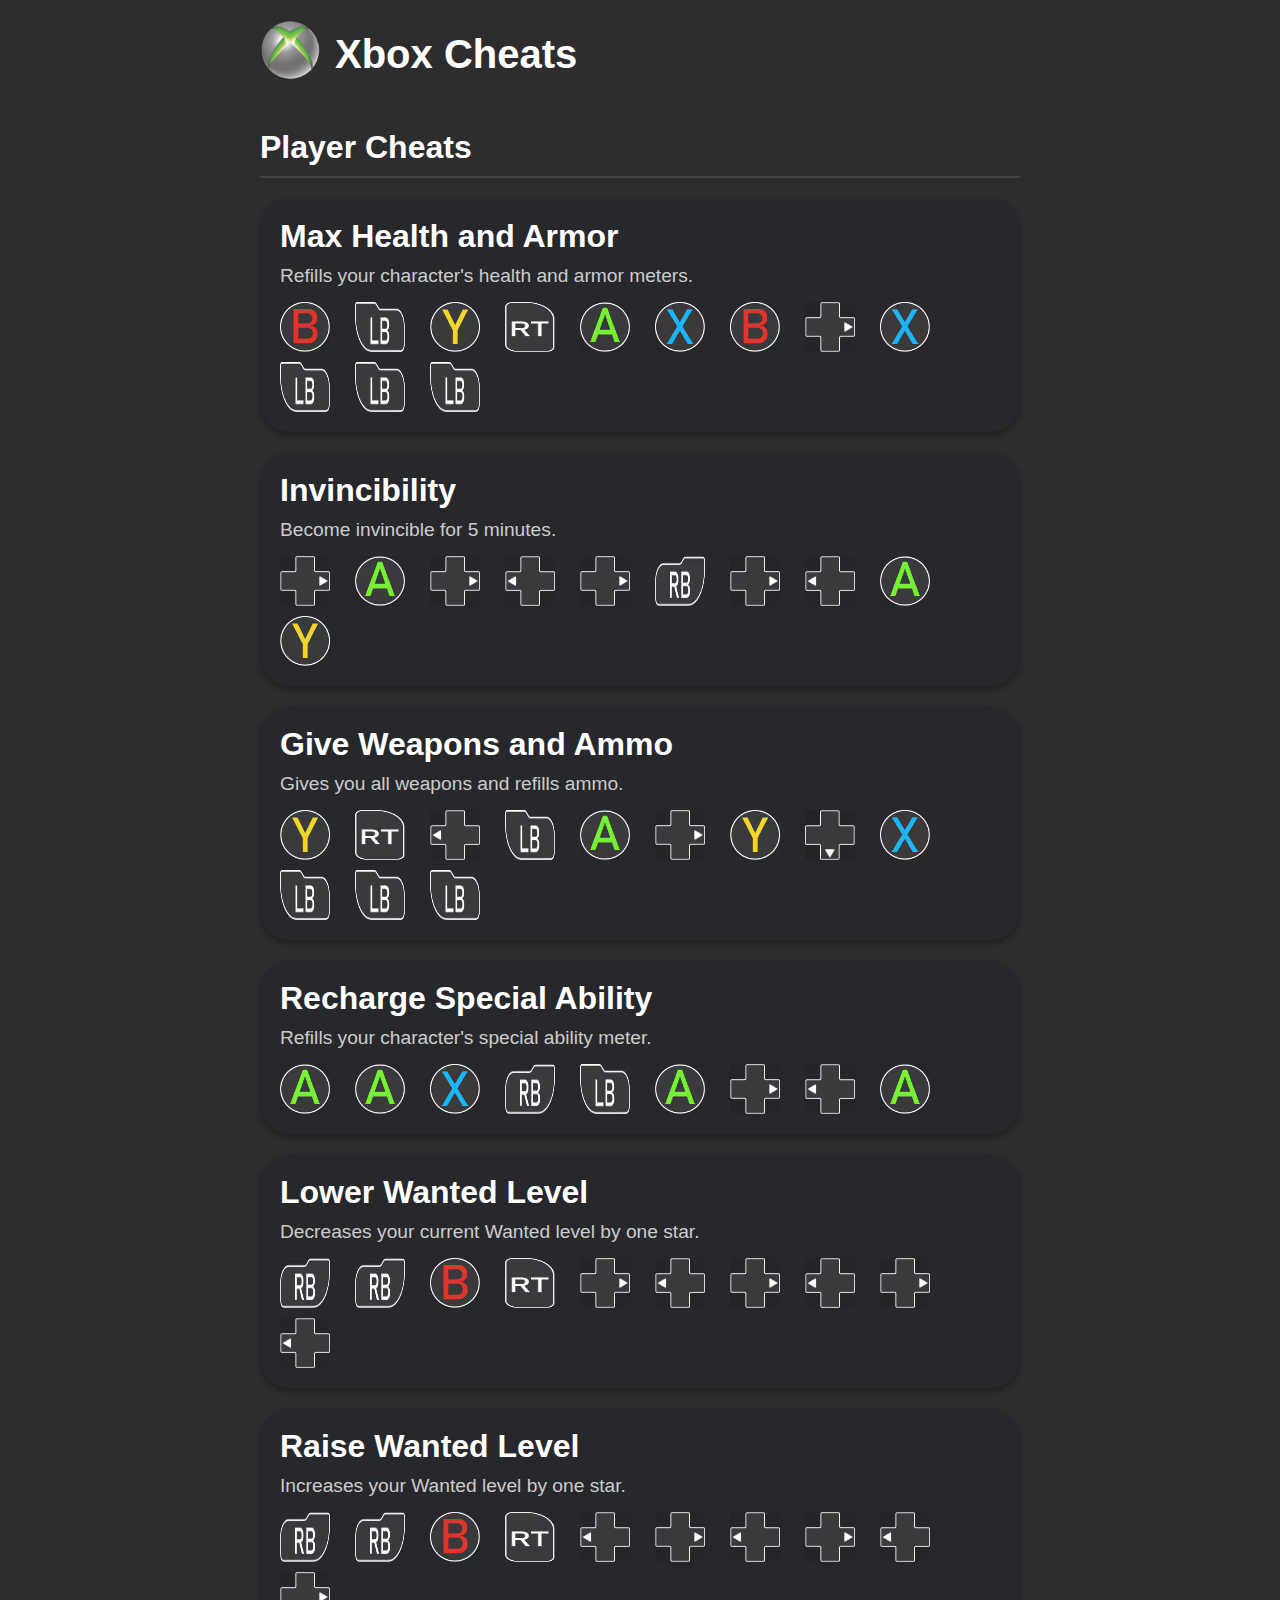
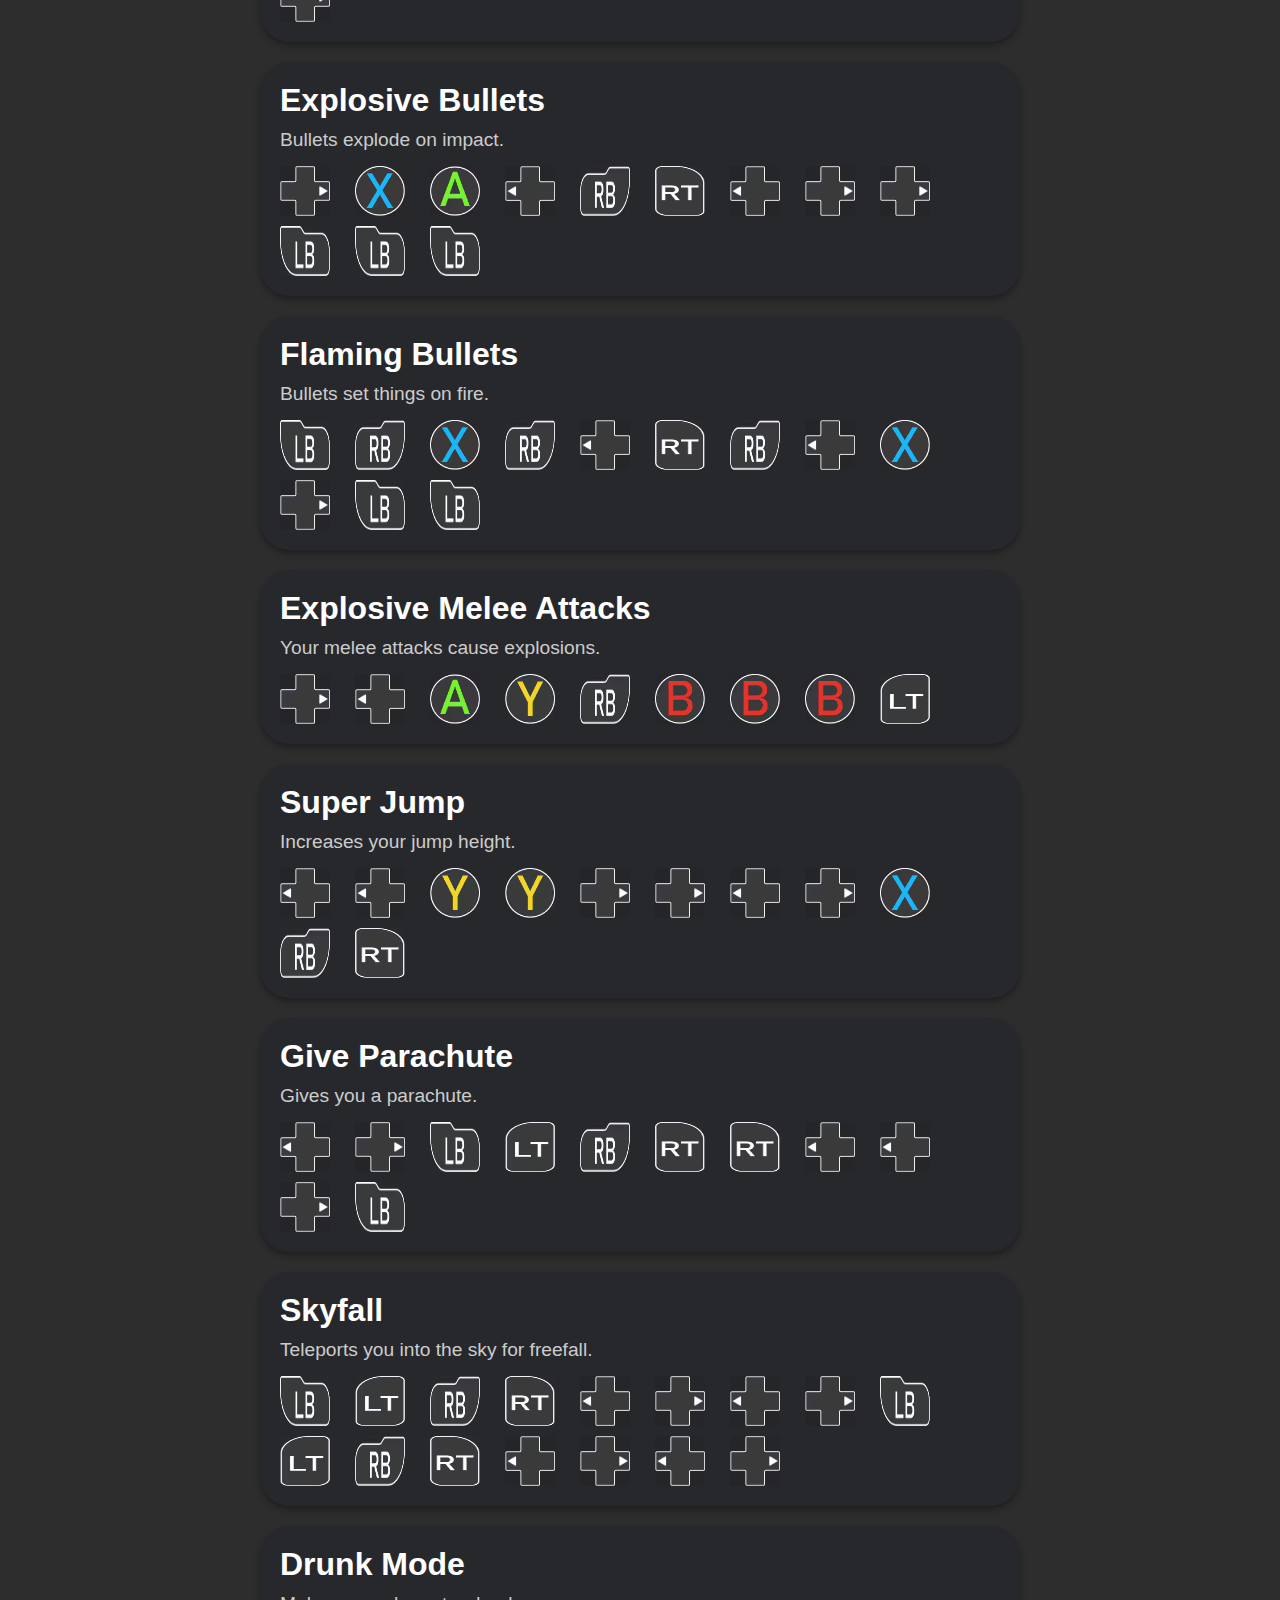
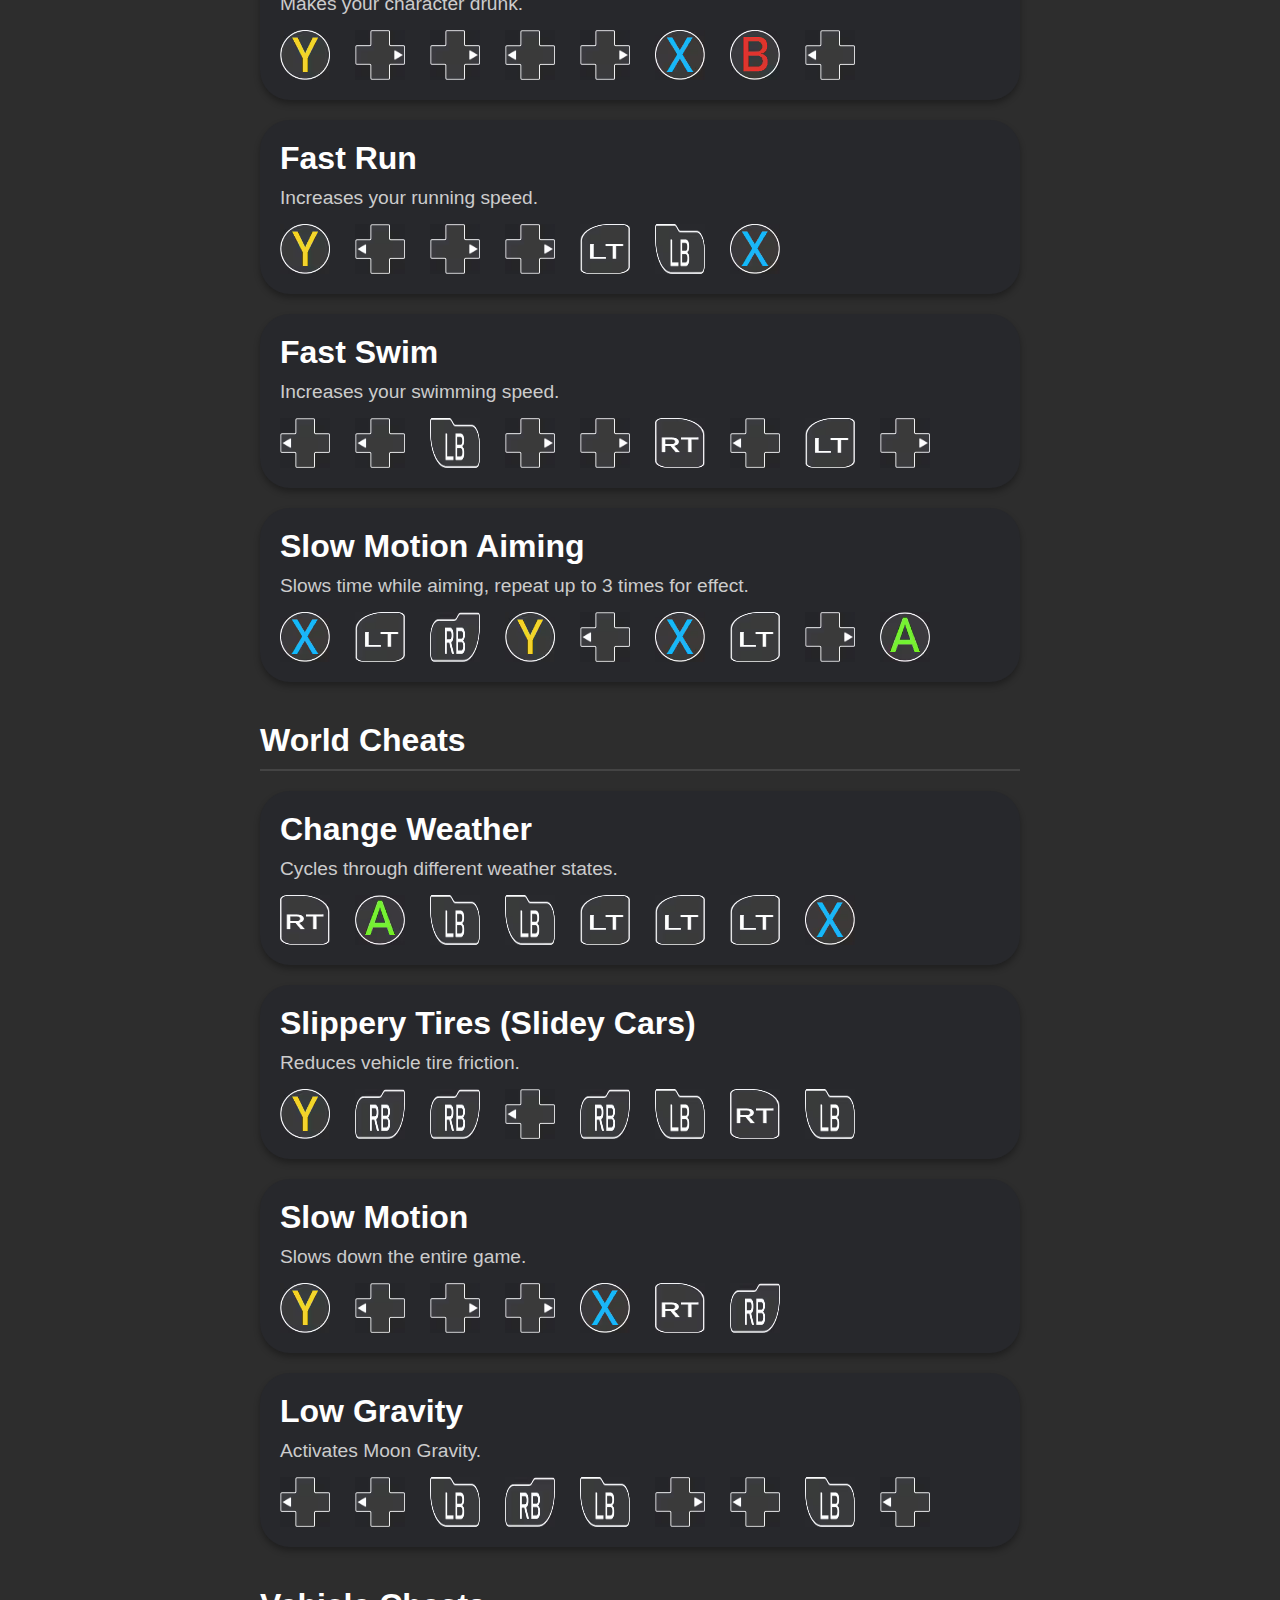
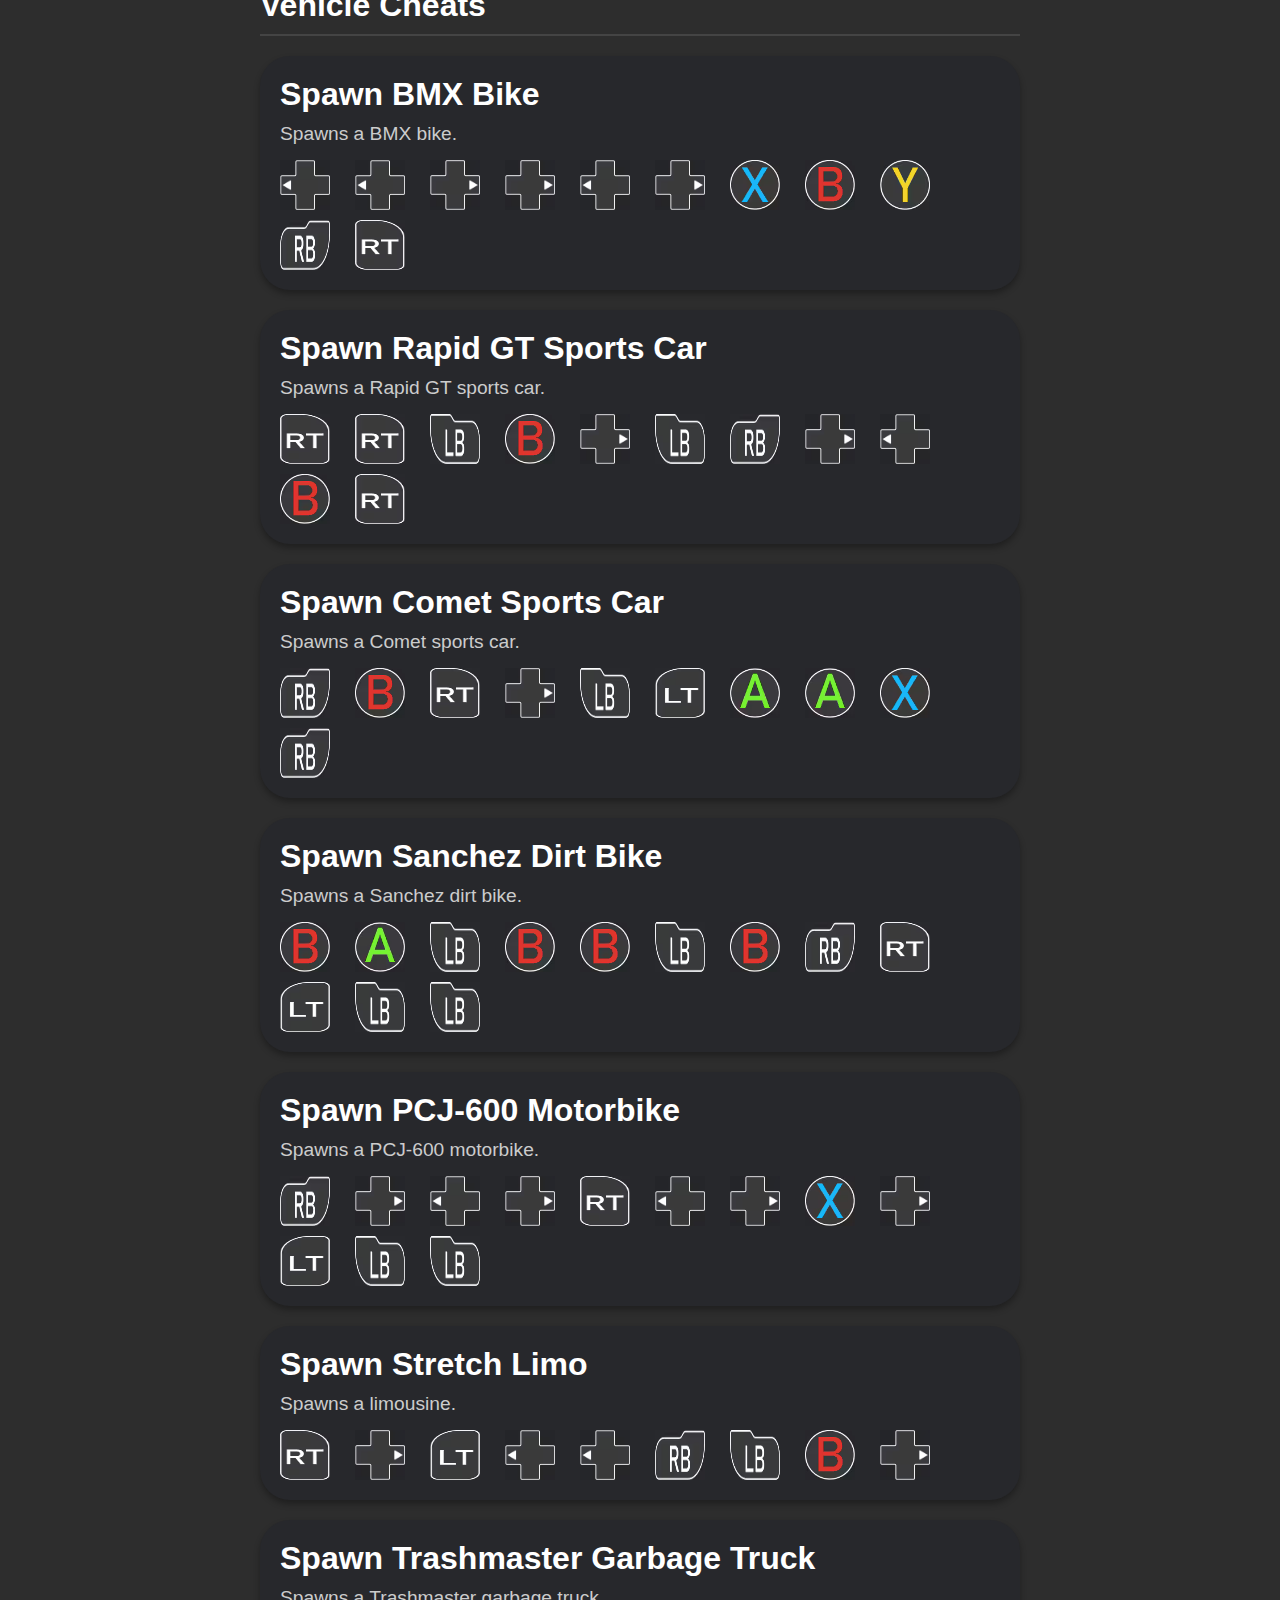
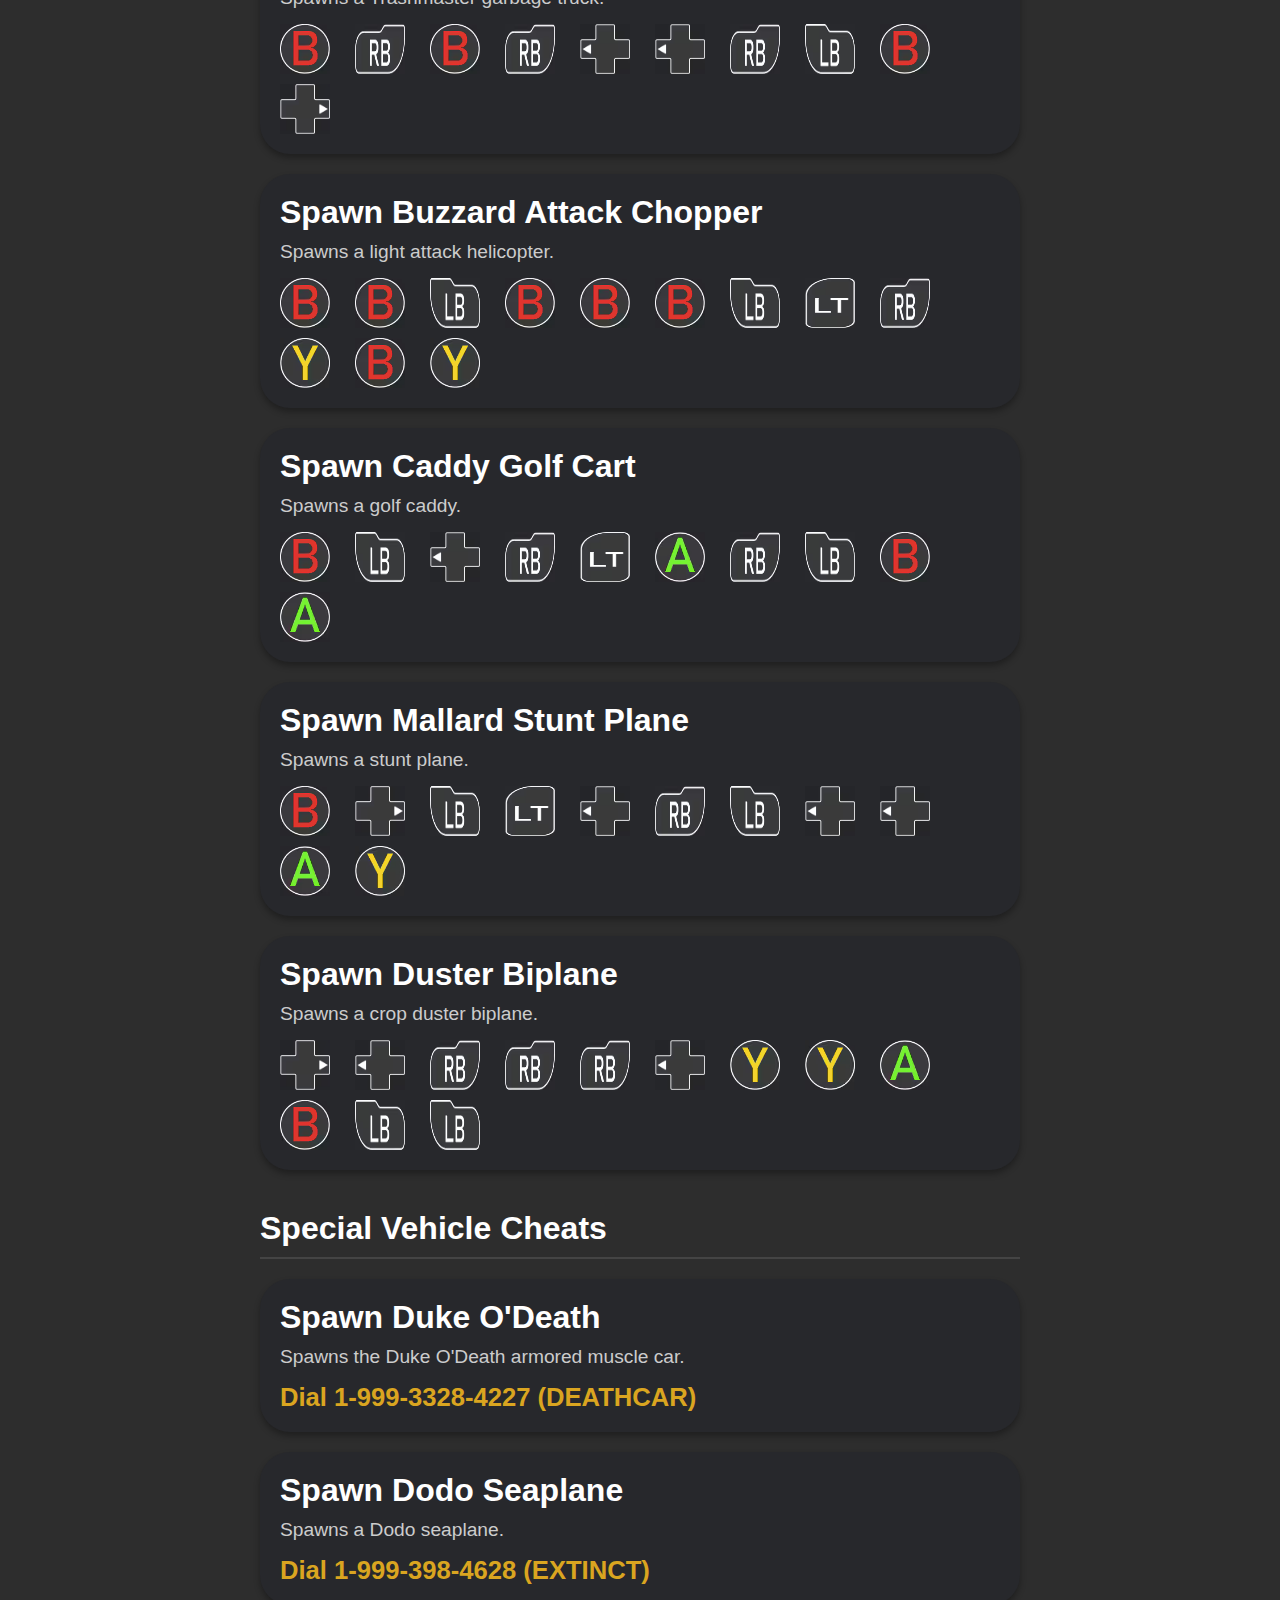
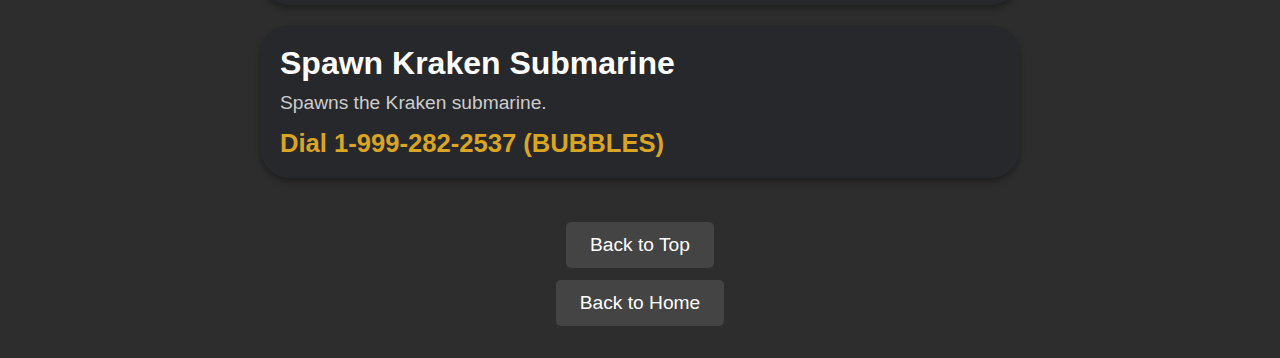
<file: gta-cheats-3/xbox.html>
<!DOCTYPE html>
<html lang="en">
<head>
  <link rel="icon" href="assets/favicon.ico" type="image/x-icon" sizes="48x48">
  <meta charset="UTF-8">
  <title>GTA 5 Xbox Cheats - GTA Cheats Pro</title>
  
  <link rel="stylesheet" href="css/styles.css">
  <meta name="description" content="Discover all GTA 5 cheats for Xbox. Get invincibility, weapons, and more with our comprehensive cheat guide." />
  <meta name="viewport" content="width=device-width, initial-scale=1.0">
  
  <!-- Google tag (gtag.js) -->
  <script async src="https://www.googletagmanager.com/gtag/js?id=G-FJ4RT48L64"></script>
  <script>
    window.dataLayer = window.dataLayer || [];
    function gtag(){dataLayer.push(arguments);}
    gtag('js', new Date());

    gtag('config', 'G-FJ4RT48L64');
  </script>
</head>
<body>
  <div class="platform-page">
    <h1>
      <a href="index.html">
        <img src="assets/xbox-logo.png" alt="Xbox Logo" />
      </a>
      Xbox Cheats
    </h1>

    <!-- Player Cheats Section -->
    <h2 class="cheat-section-title">Player Cheats</h2>
    <div class="cheats-container">

      <!-- Max Health and Armor Cheat -->
      <div class="cheat-card">
        <h3 class="cheat-title">Max Health and Armor</h3>
        <p class="cheat-description">Refills your character's health and armor meters.</p>
        <div class="cheat-buttons">
          <img src="assets/xboxbuttons/b.png" alt="B">
          <img src="assets/xboxbuttons/lb.png" alt="LB">
          <img src="assets/xboxbuttons/y.png" alt="Y">
          <img src="assets/xboxbuttons/rt.png" alt="RT">
          <img src="assets/xboxbuttons/a.png" alt="A">
          <img src="assets/xboxbuttons/x.png" alt="X">
          <img src="assets/xboxbuttons/b.png" alt="B">
          <img src="assets/xboxbuttons/right.png" alt="Right">
          <img src="assets/xboxbuttons/x.png" alt="X">
          <img src="assets/xboxbuttons/lb.png" alt="LB">
          <img src="assets/xboxbuttons/lb.png" alt="LB">
          <img src="assets/xboxbuttons/lb.png" alt="LB">
        </div>
      </div>

      <!-- Invincibility Cheat -->
      <div class="cheat-card">
        <h3 class="cheat-title">Invincibility</h3>
        <p class="cheat-description">Become invincible for 5 minutes.</p>
        <div class="cheat-buttons">
          <img src="assets/xboxbuttons/right.png" alt="Right">
          <img src="assets/xboxbuttons/a.png" alt="A">
          <img src="assets/xboxbuttons/right.png" alt="Right">
          <img src="assets/xboxbuttons/left.png" alt="Left">
          <img src="assets/xboxbuttons/right.png" alt="Right">
          <img src="assets/xboxbuttons/rb.png" alt="RB">
          <img src="assets/xboxbuttons/right.png" alt="Right">
          <img src="assets/xboxbuttons/left.png" alt="Left">
          <img src="assets/xboxbuttons/a.png" alt="A">
          <img src="assets/xboxbuttons/y.png" alt="Y">
        </div>
      </div>

      <!-- Give Weapons and Ammo Cheat -->
      <div class="cheat-card">
        <h3 class="cheat-title">Give Weapons and Ammo</h3>
        <p class="cheat-description">Gives you all weapons and refills ammo.</p>
        <div class="cheat-buttons">
          <img src="assets/xboxbuttons/y.png" alt="Y">
          <img src="assets/xboxbuttons/rt.png" alt="RT">
          <img src="assets/xboxbuttons/left.png" alt="Left">
          <img src="assets/xboxbuttons/lb.png" alt="LB">
          <img src="assets/xboxbuttons/a.png" alt="A">
          <img src="assets/xboxbuttons/right.png" alt="Right">
          <img src="assets/xboxbuttons/y.png" alt="Y">
          <img src="assets/xboxbuttons/down.png" alt="Down">
          <img src="assets/xboxbuttons/x.png" alt="X">
          <img src="assets/xboxbuttons/lb.png" alt="LB">
          <img src="assets/xboxbuttons/lb.png" alt="LB">
          <img src="assets/xboxbuttons/lb.png" alt="LB">
        </div>
      </div>

      <!-- Recharge Special Ability Cheat -->
      <div class="cheat-card">
        <h3 class="cheat-title">Recharge Special Ability</h3>
        <p class="cheat-description">Refills your character's special ability meter.</p>
        <div class="cheat-buttons">
          <img src="assets/xboxbuttons/a.png" alt="A">
          <img src="assets/xboxbuttons/a.png" alt="A">
          <img src="assets/xboxbuttons/x.png" alt="X">
          <img src="assets/xboxbuttons/rb.png" alt="RB">
          <img src="assets/xboxbuttons/lb.png" alt="LB">
          <img src="assets/xboxbuttons/a.png" alt="A">
          <img src="assets/xboxbuttons/right.png" alt="Right">
          <img src="assets/xboxbuttons/left.png" alt="Left">
          <img src="assets/xboxbuttons/a.png" alt="A">
        </div>
      </div>

      <!-- Lower Wanted Level Cheat -->
      <div class="cheat-card">
        <h3 class="cheat-title">Lower Wanted Level</h3>
        <p class="cheat-description">Decreases your current Wanted level by one star.</p>
        <div class="cheat-buttons">
          <img src="assets/xboxbuttons/rb.png" alt="RB">
          <img src="assets/xboxbuttons/rb.png" alt="RB">
          <img src="assets/xboxbuttons/b.png" alt="B">
          <img src="assets/xboxbuttons/rt.png" alt="RT">
          <img src="assets/xboxbuttons/right.png" alt="Right">
          <img src="assets/xboxbuttons/left.png" alt="Left">
          <img src="assets/xboxbuttons/right.png" alt="Right">
          <img src="assets/xboxbuttons/left.png" alt="Left">
          <img src="assets/xboxbuttons/right.png" alt="Right">
          <img src="assets/xboxbuttons/left.png" alt="Left">
        </div>
      </div>

      <!-- Raise Wanted Level Cheat -->
      <div class="cheat-card">
        <h3 class="cheat-title">Raise Wanted Level</h3>
        <p class="cheat-description">Increases your Wanted level by one star.</p>
        <div class="cheat-buttons">
          <img src="assets/xboxbuttons/rb.png" alt="RB">
          <img src="assets/xboxbuttons/rb.png" alt="RB">
          <img src="assets/xboxbuttons/b.png" alt="B">
          <img src="assets/xboxbuttons/rt.png" alt="RT">
          <img src="assets/xboxbuttons/left.png" alt="Left">
          <img src="assets/xboxbuttons/right.png" alt="Right">
          <img src="assets/xboxbuttons/left.png" alt="Left">
          <img src="assets/xboxbuttons/right.png" alt="Right">
          <img src="assets/xboxbuttons/left.png" alt="Left">
          <img src="assets/xboxbuttons/right.png" alt="Right">
        </div>
      </div>

      <!-- Explosive Bullets Cheat -->
      <div class="cheat-card">
        <h3 class="cheat-title">Explosive Bullets</h3>
        <p class="cheat-description">Bullets explode on impact.</p>
        <div class="cheat-buttons">
          <img src="assets/xboxbuttons/right.png" alt="Right">
          <img src="assets/xboxbuttons/x.png" alt="X">
          <img src="assets/xboxbuttons/a.png" alt="A">
          <img src="assets/xboxbuttons/left.png" alt="Left">
          <img src="assets/xboxbuttons/rb.png" alt="RB">
          <img src="assets/xboxbuttons/rt.png" alt="RT">
          <img src="assets/xboxbuttons/left.png" alt="Left">
          <img src="assets/xboxbuttons/right.png" alt="Right">
          <img src="assets/xboxbuttons/right.png" alt="Right">
          <img src="assets/xboxbuttons/lb.png" alt="LB">
          <img src="assets/xboxbuttons/lb.png" alt="LB">
          <img src="assets/xboxbuttons/lb.png" alt="LB">
        </div>
      </div>

      <!-- Flaming Bullets Cheat -->
      <div class="cheat-card">
        <h3 class="cheat-title">Flaming Bullets</h3>
        <p class="cheat-description">Bullets set things on fire.</p>
        <div class="cheat-buttons">
          <img src="assets/xboxbuttons/lb.png" alt="LB">
          <img src="assets/xboxbuttons/rb.png" alt="RB">
          <img src="assets/xboxbuttons/x.png" alt="X">
          <img src="assets/xboxbuttons/rb.png" alt="RB">
          <img src="assets/xboxbuttons/left.png" alt="Left">
          <img src="assets/xboxbuttons/rt.png" alt="RT">
          <img src="assets/xboxbuttons/rb.png" alt="RB">
          <img src="assets/xboxbuttons/left.png" alt="Left">
          <img src="assets/xboxbuttons/x.png" alt="X">
          <img src="assets/xboxbuttons/right.png" alt="Right">
          <img src="assets/xboxbuttons/lb.png" alt="LB">
          <img src="assets/xboxbuttons/lb.png" alt="LB">
        </div>
      </div>

      <!-- Explosive Melee Attacks Cheat -->
      <div class="cheat-card">
        <h3 class="cheat-title">Explosive Melee Attacks</h3>
        <p class="cheat-description">Your melee attacks cause explosions.</p>
        <div class="cheat-buttons">
          <img src="assets/xboxbuttons/right.png" alt="Right">
          <img src="assets/xboxbuttons/left.png" alt="Left">
          <img src="assets/xboxbuttons/a.png" alt="A">
          <img src="assets/xboxbuttons/y.png" alt="Y">
          <img src="assets/xboxbuttons/rb.png" alt="RB">
          <img src="assets/xboxbuttons/b.png" alt="B">
          <img src="assets/xboxbuttons/b.png" alt="B">
          <img src="assets/xboxbuttons/b.png" alt="B">
          <img src="assets/xboxbuttons/lt.png" alt="LT">
        </div>
      </div>

      <!-- Super Jump Cheat -->
      <div class="cheat-card">
        <h3 class="cheat-title">Super Jump</h3>
        <p class="cheat-description">Increases your jump height.</p>
        <div class="cheat-buttons">
          <img src="assets/xboxbuttons/left.png" alt="Left">
          <img src="assets/xboxbuttons/left.png" alt="Left">
          <img src="assets/xboxbuttons/y.png" alt="Y">
          <img src="assets/xboxbuttons/y.png" alt="Y">
          <img src="assets/xboxbuttons/right.png" alt="Right">
          <img src="assets/xboxbuttons/right.png" alt="Right">
          <img src="assets/xboxbuttons/left.png" alt="Left">
          <img src="assets/xboxbuttons/right.png" alt="Right">
          <img src="assets/xboxbuttons/x.png" alt="X">
          <img src="assets/xboxbuttons/rb.png" alt="RB">
          <img src="assets/xboxbuttons/rt.png" alt="RT">
        </div>
      </div>

      <!-- Give Parachute Cheat -->
      <div class="cheat-card">
        <h3 class="cheat-title">Give Parachute</h3>
        <p class="cheat-description">Gives you a parachute.</p>
        <div class="cheat-buttons">
          <img src="assets/xboxbuttons/left.png" alt="Left">
          <img src="assets/xboxbuttons/right.png" alt="Right">
          <img src="assets/xboxbuttons/lb.png" alt="LB">
          <img src="assets/xboxbuttons/lt.png" alt="LT">
          <img src="assets/xboxbuttons/rb.png" alt="RB">
          <img src="assets/xboxbuttons/rt.png" alt="RT">
          <img src="assets/xboxbuttons/rt.png" alt="RT">
          <img src="assets/xboxbuttons/left.png" alt="Left">
          <img src="assets/xboxbuttons/left.png" alt="Left">
          <img src="assets/xboxbuttons/right.png" alt="Right">
          <img src="assets/xboxbuttons/lb.png" alt="LB">
        </div>
      </div>

      <!-- Skyfall Cheat -->
      <div class="cheat-card">
        <h3 class="cheat-title">Skyfall</h3>
        <p class="cheat-description">Teleports you into the sky for freefall.</p>
        <div class="cheat-buttons">
          <img src="assets/xboxbuttons/lb.png" alt="LB">
          <img src="assets/xboxbuttons/lt.png" alt="LT">
          <img src="assets/xboxbuttons/rb.png" alt="RB">
          <img src="assets/xboxbuttons/rt.png" alt="RT">
          <img src="assets/xboxbuttons/left.png" alt="Left">
          <img src="assets/xboxbuttons/right.png" alt="Right">
          <img src="assets/xboxbuttons/left.png" alt="Left">
          <img src="assets/xboxbuttons/right.png" alt="Right">
          <img src="assets/xboxbuttons/lb.png" alt="LB">
          <img src="assets/xboxbuttons/lt.png" alt="LT">
          <img src="assets/xboxbuttons/rb.png" alt="RB">
          <img src="assets/xboxbuttons/rt.png" alt="RT">
          <img src="assets/xboxbuttons/left.png" alt="Left">
          <img src="assets/xboxbuttons/right.png" alt="Right">
          <img src="assets/xboxbuttons/left.png" alt="Left">
          <img src="assets/xboxbuttons/right.png" alt="Right">
        </div>
      </div>

      <!-- Drunk Mode Cheat -->
      <div class="cheat-card">
        <h3 class="cheat-title">Drunk Mode</h3>
        <p class="cheat-description">Makes your character drunk.</p>
        <div class="cheat-buttons">
          <img src="assets/xboxbuttons/y.png" alt="Y">
          <img src="assets/xboxbuttons/right.png" alt="Right">
          <img src="assets/xboxbuttons/right.png" alt="Right">
          <img src="assets/xboxbuttons/left.png" alt="Left">
          <img src="assets/xboxbuttons/right.png" alt="Right">
          <img src="assets/xboxbuttons/x.png" alt="X">
          <img src="assets/xboxbuttons/b.png" alt="B">
          <img src="assets/xboxbuttons/left.png" alt="Left">
        </div>
      </div>

      <!-- Fast Run Cheat -->
      <div class="cheat-card">
        <h3 class="cheat-title">Fast Run</h3>
        <p class="cheat-description">Increases your running speed.</p>
        <div class="cheat-buttons">
          <img src="assets/xboxbuttons/y.png" alt="Y">
          <img src="assets/xboxbuttons/left.png" alt="Left">
          <img src="assets/xboxbuttons/right.png" alt="Right">
          <img src="assets/xboxbuttons/right.png" alt="Right">
          <img src="assets/xboxbuttons/lt.png" alt="LT">
          <img src="assets/xboxbuttons/lb.png" alt="LB">
          <img src="assets/xboxbuttons/x.png" alt="X">
        </div>
      </div>

      <!-- Fast Swim Cheat -->
      <div class="cheat-card">
        <h3 class="cheat-title">Fast Swim</h3>
        <p class="cheat-description">Increases your swimming speed.</p>
        <div class="cheat-buttons">
          <img src="assets/xboxbuttons/left.png" alt="Left">
          <img src="assets/xboxbuttons/left.png" alt="Left">
          <img src="assets/xboxbuttons/lb.png" alt="LB">
          <img src="assets/xboxbuttons/right.png" alt="Right">
          <img src="assets/xboxbuttons/right.png" alt="Right">
          <img src="assets/xboxbuttons/rt.png" alt="RT">
          <img src="assets/xboxbuttons/left.png" alt="Left">
          <img src="assets/xboxbuttons/lt.png" alt="LT">
          <img src="assets/xboxbuttons/right.png" alt="Right">
        </div>
      </div>

      <!-- Slow Motion Aiming Cheat -->
      <div class="cheat-card">
        <h3 class="cheat-title">Slow Motion Aiming</h3>
        <p class="cheat-description">Slows time while aiming, repeat up to 3 times for effect.</p>
        <div class="cheat-buttons">
          <img src="assets/xboxbuttons/x.png" alt="X">
          <img src="assets/xboxbuttons/lt.png" alt="LT">
          <img src="assets/xboxbuttons/rb.png" alt="RB">
          <img src="assets/xboxbuttons/y.png" alt="Y">
          <img src="assets/xboxbuttons/left.png" alt="Left">
          <img src="assets/xboxbuttons/x.png" alt="X">
          <img src="assets/xboxbuttons/lt.png" alt="LT">
          <img src="assets/xboxbuttons/right.png" alt="Right">
          <img src="assets/xboxbuttons/a.png" alt="A">
        </div>
      </div>

    </div>

    <!-- World Cheats Section -->
    <h2 class="cheat-section-title">World Cheats</h2>
    <div class="cheats-container">

      <!-- Change Weather Cheat -->
      <div class="cheat-card">
        <h3 class="cheat-title">Change Weather</h3>
        <p class="cheat-description">Cycles through different weather states.</p>
        <div class="cheat-buttons">
          <img src="assets/xboxbuttons/rt.png" alt="RT">
          <img src="assets/xboxbuttons/a.png" alt="A">
          <img src="assets/xboxbuttons/lb.png" alt="LB">
          <img src="assets/xboxbuttons/lb.png" alt="LB">
          <img src="assets/xboxbuttons/lt.png" alt="LT">
          <img src="assets/xboxbuttons/lt.png" alt="LT">
          <img src="assets/xboxbuttons/lt.png" alt="LT">
          <img src="assets/xboxbuttons/x.png" alt="X">
        </div>
      </div>

      <!-- Slippery Tires (Slidey Cars) Cheat -->
      <div class="cheat-card">
        <h3 class="cheat-title">Slippery Tires (Slidey Cars)</h3>
        <p class="cheat-description">Reduces vehicle tire friction.</p>
        <div class="cheat-buttons">
          <img src="assets/xboxbuttons/y.png" alt="Y">
          <img src="assets/xboxbuttons/rb.png" alt="RB">
          <img src="assets/xboxbuttons/rb.png" alt="RB">
          <img src="assets/xboxbuttons/left.png" alt="Left">
          <img src="assets/xboxbuttons/rb.png" alt="RB">
          <img src="assets/xboxbuttons/lb.png" alt="LB">
          <img src="assets/xboxbuttons/rt.png" alt="RT">
          <img src="assets/xboxbuttons/lb.png" alt="LB">
        </div>
      </div>

      <!-- Slow Motion Cheat -->
      <div class="cheat-card">
        <h3 class="cheat-title">Slow Motion</h3>
        <p class="cheat-description">Slows down the entire game.</p>
        <div class="cheat-buttons">
          <img src="assets/xboxbuttons/y.png" alt="Y">
          <img src="assets/xboxbuttons/left.png" alt="Left">
          <img src="assets/xboxbuttons/right.png" alt="Right">
          <img src="assets/xboxbuttons/right.png" alt="Right">
          <img src="assets/xboxbuttons/x.png" alt="X">
          <img src="assets/xboxbuttons/rt.png" alt="RT">
          <img src="assets/xboxbuttons/rb.png" alt="RB">
        </div>
      </div>

      <!-- Low Gravity Cheat -->
      <div class="cheat-card">
        <h3 class="cheat-title">Low Gravity</h3>
        <p class="cheat-description">Activates Moon Gravity.</p>
        <div class="cheat-buttons">
          <img src="assets/xboxbuttons/left.png" alt="Left">
          <img src="assets/xboxbuttons/left.png" alt="Left">
          <img src="assets/xboxbuttons/lb.png" alt="LB">
          <img src="assets/xboxbuttons/rb.png" alt="RB">
          <img src="assets/xboxbuttons/lb.png" alt="LB">
          <img src="assets/xboxbuttons/right.png" alt="Right">
          <img src="assets/xboxbuttons/left.png" alt="Left">
          <img src="assets/xboxbuttons/lb.png" alt="LB">
          <img src="assets/xboxbuttons/left.png" alt="Left">
        </div>
      </div>

    </div>

    <!-- Vehicle Cheats Section -->
    <h2 class="cheat-section-title">Vehicle Cheats</h2>
    <div class="cheats-container">

      <!-- Spawn BMX Bike Cheat -->
      <div class="cheat-card">
        <h3 class="cheat-title">Spawn BMX Bike</h3>
        <p class="cheat-description">Spawns a BMX bike.</p>
        <div class="cheat-buttons">
          <img src="assets/xboxbuttons/left.png" alt="Left">
          <img src="assets/xboxbuttons/left.png" alt="Left">
          <img src="assets/xboxbuttons/right.png" alt="Right">
          <img src="assets/xboxbuttons/right.png" alt="Right">
          <img src="assets/xboxbuttons/left.png" alt="Left">
          <img src="assets/xboxbuttons/right.png" alt="Right">
          <img src="assets/xboxbuttons/x.png" alt="X">
          <img src="assets/xboxbuttons/b.png" alt="B">
          <img src="assets/xboxbuttons/y.png" alt="Y">
          <img src="assets/xboxbuttons/rb.png" alt="RB">
          <img src="assets/xboxbuttons/rt.png" alt="RT">
        </div>
      </div>

      <!-- Spawn Rapid GT Sports Car Cheat -->
      <div class="cheat-card">
        <h3 class="cheat-title">Spawn Rapid GT Sports Car</h3>
        <p class="cheat-description">Spawns a Rapid GT sports car.</p>
        <div class="cheat-buttons">
          <img src="assets/xboxbuttons/rt.png" alt="RT">
          <img src="assets/xboxbuttons/rt.png" alt="RT">
          <img src="assets/xboxbuttons/lb.png" alt="LB">
          <img src="assets/xboxbuttons/b.png" alt="B">
          <img src="assets/xboxbuttons/right.png" alt="Right">
          <img src="assets/xboxbuttons/lb.png" alt="LB">
          <img src="assets/xboxbuttons/rb.png" alt="RB">
          <img src="assets/xboxbuttons/right.png" alt="Right">
          <img src="assets/xboxbuttons/left.png" alt="Left">
          <img src="assets/xboxbuttons/b.png" alt="B">
          <img src="assets/xboxbuttons/rt.png" alt="RT">
        </div>
      </div>

      <!-- Spawn Comet Sports Car Cheat -->
      <div class="cheat-card">
        <h3 class="cheat-title">Spawn Comet Sports Car</h3>
        <p class="cheat-description">Spawns a Comet sports car.</p>
        <div class="cheat-buttons">
          <img src="assets/xboxbuttons/rb.png" alt="RB">
          <img src="assets/xboxbuttons/b.png" alt="B">
          <img src="assets/xboxbuttons/rt.png" alt="RT">
          <img src="assets/xboxbuttons/right.png" alt="Right">
          <img src="assets/xboxbuttons/lb.png" alt="LB">
          <img src="assets/xboxbuttons/lt.png" alt="LT">
          <img src="assets/xboxbuttons/a.png" alt="A">
          <img src="assets/xboxbuttons/a.png" alt="A">
          <img src="assets/xboxbuttons/x.png" alt="X">
          <img src="assets/xboxbuttons/rb.png" alt="RB">
        </div>
      </div>

      <!-- Spawn Sanchez Dirt Bike Cheat -->
      <div class="cheat-card">
        <h3 class="cheat-title">Spawn Sanchez Dirt Bike</h3>
        <p class="cheat-description">Spawns a Sanchez dirt bike.</p>
        <div class="cheat-buttons">
          <img src="assets/xboxbuttons/b.png" alt="B">
          <img src="assets/xboxbuttons/a.png" alt="A">
          <img src="assets/xboxbuttons/lb.png" alt="LB">
          <img src="assets/xboxbuttons/b.png" alt="B">
          <img src="assets/xboxbuttons/b.png" alt="B">
          <img src="assets/xboxbuttons/lb.png" alt="LB">
          <img src="assets/xboxbuttons/b.png" alt="B">
          <img src="assets/xboxbuttons/rb.png" alt="RB">
          <img src="assets/xboxbuttons/rt.png" alt="RT">
          <img src="assets/xboxbuttons/lt.png" alt="LT">
          <img src="assets/xboxbuttons/lb.png" alt="LB">
          <img src="assets/xboxbuttons/lb.png" alt="LB">
        </div>
      </div>

      <!-- Spawn PCJ-600 Motorbike Cheat -->
      <div class="cheat-card">
        <h3 class="cheat-title">Spawn PCJ-600 Motorbike</h3>
        <p class="cheat-description">Spawns a PCJ-600 motorbike.</p>
        <div class="cheat-buttons">
          <img src="assets/xboxbuttons/rb.png" alt="RB">
          <img src="assets/xboxbuttons/right.png" alt="Right">
          <img src="assets/xboxbuttons/left.png" alt="Left">
          <img src="assets/xboxbuttons/right.png" alt="Right">
          <img src="assets/xboxbuttons/rt.png" alt="RT">
          <img src="assets/xboxbuttons/left.png" alt="Left">
          <img src="assets/xboxbuttons/right.png" alt="Right">
          <img src="assets/xboxbuttons/x.png" alt="X">
          <img src="assets/xboxbuttons/right.png" alt="Right">
          <img src="assets/xboxbuttons/lt.png" alt="LT">
          <img src="assets/xboxbuttons/lb.png" alt="LB">
          <img src="assets/xboxbuttons/lb.png" alt="LB">
        </div>
      </div>

      <!-- Spawn Stretch Limo Cheat -->
      <div class="cheat-card">
        <h3 class="cheat-title">Spawn Stretch Limo</h3>
        <p class="cheat-description">Spawns a limousine.</p>
        <div class="cheat-buttons">
          <img src="assets/xboxbuttons/rt.png" alt="RT">
          <img src="assets/xboxbuttons/right.png" alt="Right">
          <img src="assets/xboxbuttons/lt.png" alt="LT">
          <img src="assets/xboxbuttons/left.png" alt="Left">
          <img src="assets/xboxbuttons/left.png" alt="Left">
          <img src="assets/xboxbuttons/rb.png" alt="RB">
          <img src="assets/xboxbuttons/lb.png" alt="LB">
          <img src="assets/xboxbuttons/b.png" alt="B">
          <img src="assets/xboxbuttons/right.png" alt="Right">
        </div>
      </div>

      <!-- Spawn Trashmaster Garbage Truck Cheat -->
      <div class="cheat-card">
        <h3 class="cheat-title">Spawn Trashmaster Garbage Truck</h3>
        <p class="cheat-description">Spawns a Trashmaster garbage truck.</p>
        <div class="cheat-buttons">
          <img src="assets/xboxbuttons/b.png" alt="B">
          <img src="assets/xboxbuttons/rb.png" alt="RB">
          <img src="assets/xboxbuttons/b.png" alt="B">
          <img src="assets/xboxbuttons/rb.png" alt="RB">
          <img src="assets/xboxbuttons/left.png" alt="Left">
          <img src="assets/xboxbuttons/left.png" alt="Left">
          <img src="assets/xboxbuttons/rb.png" alt="RB">
          <img src="assets/xboxbuttons/lb.png" alt="LB">
          <img src="assets/xboxbuttons/b.png" alt="B">
          <img src="assets/xboxbuttons/right.png" alt="Right">
        </div>
      </div>

      <!-- Spawn Buzzard Attack Chopper Cheat -->
      <div class="cheat-card">
        <h3 class="cheat-title">Spawn Buzzard Attack Chopper</h3>
        <p class="cheat-description">Spawns a light attack helicopter.</p>
        <div class="cheat-buttons">
          <img src="assets/xboxbuttons/b.png" alt="B">
          <img src="assets/xboxbuttons/b.png" alt="B">
          <img src="assets/xboxbuttons/lb.png" alt="LB">
          <img src="assets/xboxbuttons/b.png" alt="B">
          <img src="assets/xboxbuttons/b.png" alt="B">
          <img src="assets/xboxbuttons/b.png" alt="B">
          <img src="assets/xboxbuttons/lb.png" alt="LB">
          <img src="assets/xboxbuttons/lt.png" alt="LT">
          <img src="assets/xboxbuttons/rb.png" alt="RB">
          <img src="assets/xboxbuttons/y.png" alt="Y">
          <img src="assets/xboxbuttons/b.png" alt="B">
          <img src="assets/xboxbuttons/y.png" alt="Y">
        </div>
      </div>

      <!-- Spawn Caddy Golf Cart Cheat -->
      <div class="cheat-card">
        <h3 class="cheat-title">Spawn Caddy Golf Cart</h3>
        <p class="cheat-description">Spawns a golf caddy.</p>
        <div class="cheat-buttons">
          <img src="assets/xboxbuttons/b.png" alt="B">
          <img src="assets/xboxbuttons/lb.png" alt="LB">
          <img src="assets/xboxbuttons/left.png" alt="Left">
          <img src="assets/xboxbuttons/rb.png" alt="RB">
          <img src="assets/xboxbuttons/lt.png" alt="LT">
          <img src="assets/xboxbuttons/a.png" alt="A">
          <img src="assets/xboxbuttons/rb.png" alt="RB">
          <img src="assets/xboxbuttons/lb.png" alt="LB">
          <img src="assets/xboxbuttons/b.png" alt="B">
          <img src="assets/xboxbuttons/a.png" alt="A">
        </div>
      </div>

      <!-- Spawn Mallard Stunt Plane Cheat -->
      <div class="cheat-card">
        <h3 class="cheat-title">Spawn Mallard Stunt Plane</h3>
        <p class="cheat-description">Spawns a stunt plane.</p>
        <div class="cheat-buttons">
          <img src="assets/xboxbuttons/b.png" alt="B">
          <img src="assets/xboxbuttons/right.png" alt="Right">
          <img src="assets/xboxbuttons/lb.png" alt="LB">
          <img src="assets/xboxbuttons/lt.png" alt="LT">
          <img src="assets/xboxbuttons/left.png" alt="Left">
          <img src="assets/xboxbuttons/rb.png" alt="RB">
          <img src="assets/xboxbuttons/lb.png" alt="LB">
          <img src="assets/xboxbuttons/left.png" alt="Left">
          <img src="assets/xboxbuttons/left.png" alt="Left">
          <img src="assets/xboxbuttons/a.png" alt="A">
          <img src="assets/xboxbuttons/y.png" alt="Y">
        </div>
      </div>

      <!-- Spawn Duster Biplane Cheat -->
      <div class="cheat-card">
        <h3 class="cheat-title">Spawn Duster Biplane</h3>
        <p class="cheat-description">Spawns a crop duster biplane.</p>
        <div class="cheat-buttons">
          <img src="assets/xboxbuttons/right.png" alt="Right">
          <img src="assets/xboxbuttons/left.png" alt="Left">
          <img src="assets/xboxbuttons/rb.png" alt="RB">
          <img src="assets/xboxbuttons/rb.png" alt="RB">
          <img src="assets/xboxbuttons/rb.png" alt="RB">
          <img src="assets/xboxbuttons/left.png" alt="Left">
          <img src="assets/xboxbuttons/y.png" alt="Y">
          <img src="assets/xboxbuttons/y.png" alt="Y">
          <img src="assets/xboxbuttons/a.png" alt="A">
          <img src="assets/xboxbuttons/b.png" alt="B">
          <img src="assets/xboxbuttons/lb.png" alt="LB">
          <img src="assets/xboxbuttons/lb.png" alt="LB">
        </div>
      </div>

    </div>

    <!-- Special Vehicle Cheats Section -->
    <h2 class="cheat-section-title">Special Vehicle Cheats</h2>
    <div class="special-cheats-container">
      <!-- Spawn Duke O'Death Cheat -->
      <div class="cheat-card special-cheat">
        <h3 class="cheat-title">Spawn Duke O'Death</h3>
        <p class="cheat-description">Spawns the Duke O'Death armored muscle car.</p>
        <p class="cheat-phone">Dial 1-999-3328-4227 (<strong>DEATHCAR</strong>)</p>
      </div>

      <!-- Spawn Dodo Seaplane Cheat -->
      <div class="cheat-card special-cheat">
        <h3 class="cheat-title">Spawn Dodo Seaplane</h3>
        <p class="cheat-description">Spawns a Dodo seaplane.</p>
        <p class="cheat-phone">Dial 1-999-398-4628 (<strong>EXTINCT</strong>)</p>
      </div>

      <!-- Spawn Kraken Submarine Cheat -->
      <div class="cheat-card special-cheat">
        <h3 class="cheat-title">Spawn Kraken Submarine</h3>
        <p class="cheat-description">Spawns the Kraken submarine.</p>
        <p class="cheat-phone">Dial 1-999-282-2537 (<strong>BUBBLES</strong>)</p>
      </div>
    </div>

    <!-- Back to Top and Home Buttons -->
     <div class = bottom-buttons> 
    <a href="#top" class="back-button">Back to Top</a>
    <a href="index.html" class="back-button">Back to Home</a>
  </div>
</body>
</html>
</file>
<file: gta-cheats-3/css/styles.css>
/* Reset and Basic Styles */
* {
  margin: 0;
  padding: 0;
  box-sizing: border-box;
}

html, body {
  background-color: #2d2d2d;
  color: white;
  font-family: -apple-system, BlinkMacSystemFont, "Segoe UI", Roboto, "Helvetica Neue", Arial, sans-serif;
  min-height: 100vh;
  height: 100%;
}

body {
  display: flex;
  flex-direction: column;
  align-items: center;
  margin: 0;
}

/* Animation for the entire page */
@keyframes fadeIn {
  0% {
    opacity: 0;
    transform: translateY(-20px);
  }
  100% {
    opacity: 1;
    transform: translateY(0);
  }
}

/* Home Page Styling */
.home-container {
  display: flex;
  flex-direction: column;
  align-items: center;
  text-align: center;
  padding: 40px 20px; /* Increased padding */
  animation: fadeIn 2s;
  overflow: hidden;
  flex: 1;
  justify-content: center;
  width: 100%;
  max-width: 1200px; /* Added max-width for large screens */
}

.home-container h1 {
  font-size: 4em; /* Increased font size */
  margin-bottom: 20px; /* Increased margin */
}

.home-container p {
  font-size: 1.8em; /* Increased font size */
  margin-bottom: 30px; /* Increased margin */
}
/* Main title styling */
/* Main title styling */
/* Main title styling */
/* Main title styling ("GTA Cheats Pro") */
.main-title {
  font-size: 4rem; /* Keep original size */
  text-align: center;
  color: white;
  margin-bottom: 5px; /* Keep spacing */
}

/* Subtitle styling ("All GTA V Cheats") */
.subtitle {
  font-size: 1.8em; /* Keep original size */
  color: goldenrod; /* Change to Rockstar orange */
  text-align: center;
  margin-bottom: 1px; /* Keep original spacing */
  /* text-decoration: underline; */
}

/* Platform prompt styling ("Select Your Platform") */
.platform-prompt {
  font-size: 1.2em; /* Keep original size */
  color: #ddd; /* Keep subtle gray color */
  text-align: center;
  margin-bottom: 30px; /* Keep spacing */
}


/* Button Container Styling */
.button-container {
  display: flex;
  flex-direction: row; /* Buttons in a row */
  align-items: center;
  justify-content: center;
  flex-wrap: wrap; /* Wrap buttons if needed */
  margin-top: 30px;
  gap: 40px; /* Increased gap between buttons */
}

/* Platform Button Styling */
.platform-button {
  display: flex;
  align-items: center;
  justify-content: center; /* Center content */
  font-size: 28px; /* Increased font size */
  padding: 24px 48px; /* Increased padding */
  background-color: #444;
  color: white;
  border: 2px solid transparent;
  border-radius: 50px;
  cursor: pointer;
  text-decoration: none;
  width: 300px; /* Increased width */
  transition: all 0.3s ease;
  box-shadow: 0 6px 12px rgba(0, 0, 0, 0.2);
  overflow: hidden;
  position: relative;
  transform: scale(1);
}

.platform-button:hover {
  background-color: #616161;
  border-color: #fff;
  transform: scale(1.08);
  box-shadow: 0 8px 16px rgba(0, 0, 0, 0.4);
}

.platform-button img {
  width: 50px; /* Increased size */
  height: 50px;
  margin-right: 20px; /* Increased margin */
  transition: transform 0.3s ease, filter 0.3s ease;
  filter: drop-shadow(0 0 4px rgba(0, 0, 0, 0.5));
}

.platform-button:hover img {
  transform: rotate(360deg);
  filter: drop-shadow(0 0 6px rgba(0, 0, 0, 0.7));
}

.platform-button span {
  position: relative;
  z-index: 2;
  font-weight: bold;
  letter-spacing: 1px;
}

/* Platform Page Styling */
.platform-page {
  width: 100%;
  max-width: 800px;
  background-color: #2d2d2d;
  color: white;
  min-height: 100vh;
  padding: 20px;
}

.platform-page h1 {
  display: flex;
  align-items: center;
  margin-bottom: 20px;
  font-size: 2.5em; /* Increased font size */
}

.platform-page img {
  width: 60px; /* Increased size */
  height: 60px;
  margin-right: 15px;
}

/* Cheats Container */
.cheats-container {
  display: flex;
  flex-direction: column;
  gap: 20px;
  margin-top: 20px;
}

/* Cheat Card Styling */
.cheat-card {
  background-color: #27282C;
  border-radius: 30px;
  padding: 20px;
  box-shadow: 0 4px 6px rgba(0, 0, 0, 0.3);
  transition: transform 0.2s, box-shadow 0.2s;
}

.cheat-card:hover {
  transform: translateY(-5px);
  box-shadow: 0 8px 12px rgba(0, 0, 0, 0.4);
}

/* Cheat Title */
.cheat-title {
  font-size: 2em; /* Increased font size */
  margin-bottom: 10px;
}

/* Cheat Description */
.cheat-description {
  font-size: 1.2em; /* Increased font size */
  margin-bottom: 15px;
  color: #cccccc;
}

/* Cheat Buttons */
.cheat-buttons {
  display: flex;
  flex-wrap: wrap;
  gap: 10px;
}

.cheat-buttons img {
  width: 50px; /* Increased size */
  height: 50px;
}

/* Button Image Hover Effect */
.cheat-buttons img:hover {
  transform: scale(1.1);
  transition: transform 0.2s;
}
.bottom-buttons {
  display: flex; /* Use flexbox */
  flex-direction: column; /* Stack buttons vertically */
  align-items: center; /* Center buttons horizontally */
  justify-content: center; /* Center buttons vertically */
  height: 20vh; /* Full viewport height to center vertically */
}
/* Back Button Styling */
.back-button {
  display: inline-block;
  margin-top: 12px;
  padding: 12px 24px;
  background-color: #444;
  color: white;
  text-decoration: none;
  border-radius: 5px;
  transition: background-color 0.3s;
  font-size: 1.2em; /* Increased font size */
}

.back-button:hover {
  background-color: #616161;
}

/* Responsive Design */
@media (max-width: 1200px) {
  .home-container h1 {
    font-size: 3.5em;
  }

  .home-container p {
    font-size: 1.6em;
  }

  .platform-button {
    font-size: 26px;
    padding: 22px 44px;
    width: 280px;
  }

  .platform-button img {
    width: 45px;
    height: 45px;
    margin-right: 18px;
  }
}

@media (max-width: 800px) {
  .button-container {
    flex-direction: column;
    gap: 30px;
  }

  .platform-button {
    width: 100%;
    max-width: 350px;
  }

  .home-container h1 {
    font-size: 3em;
  }

  .home-container p {
    font-size: 1.4em;
  }
}

@media (max-width: 600px) {
  .home-container h1 {
    font-size: 2.5em;
  }

  .home-container p {
    font-size: 1.2em;
  }

  .platform-button {
    font-size: 22px;
    padding: 20px 40px;
  }

  .platform-button img {
    width: 40px;
    height: 40px;
    margin-right: 15px;
  }

  .cheat-buttons img {
    width: 40px;
    height: 40px;
  }

  .cheat-card {
    padding: 15px;
  }

  .cheat-title {
    font-size: 1.8em;
  }
}

/* Cheat Section Title */
.cheat-section-title {
  font-size: 2em;
  margin-top: 40px;
  margin-bottom: 20px;
  border-bottom: 2px solid #444;
  padding-bottom: 10px;
}

/* Special Cheats Container */
.special-cheats-container {
  display: flex;
  flex-direction: column;
  gap: 20px;
  margin-top: 20px;
}

/* Special Cheat Card */
.special-cheat .cheat-buttons {
  display: none; /* Hide the button sequence for special cheats */
}

.special-cheat .cheat-code {
  font-size: 1.2em;
  color: goldenrod; /* Highlight color for the cheat code */
  margin-top: 10px;
}

/* Cheat Code and Phone Number Styling */
/* Removed .cheat-code styling since it's no longer used */

/* Cheat Phone Number Styling */
.cheat-phone {
  font-size: 1.6em; /* Increased font size */
  color: goldenrod; /* Highlight color */
  margin-top: 10px;
  font-weight: bold; /* Made the text bold */
}

.platform-page img:hover {
  transform: rotate(360deg);
  transition: transform 0.3s ease;
}

/* Rockstar themed callout box with close button */
.callout-box {
  background-color: goldenrod; /* Rockstar yellow/gold */
  color: black; /* Black text */
  padding: 15px;
  border: 2px solid black;
  border-radius: 8px;
  font-size: 1.2em;
  position: fixed;
  top: 40px;
  right: 20px;
  width: 300px;
  box-shadow: 0 4px 12px rgba(0, 0, 0, 0.2); /* Soft shadow */
  z-index: 1000;
  animation: fadeIn 1.5s;
}

/* Close button styling */
.close-btn {
  position: absolute;
  top: 1px;
  right: 1px;
  cursor: pointer;
  font-size: 1.5em;
  color: black;
  transition: color 10s ease;
}

.close-btn:hover {
  color: red;
}

/* Add a triangular point at the top of the callout box */
/* Add a triangular point at the top of the callout box */

.callout-box::after {
  content: "";
  position: absolute;
  top: -20px; /* Adjust the vertical position */
  left: 53%; /* Position it horizontally in the middle */
  transform: translateX(-50%); /* Offset to truly center it */
  border-width: 0 10px 20px 10px; /* Triangle shape */
  border-style: solid;
  border-color: transparent transparent goldenrod transparent; /* Match callout box color */
}

/* Hide callout box on smaller screens (like tablets or phones) */
@media (max-width: 800px) {
  .callout-box {
    display: none;
  }
}
.callout-box {
  background-color: goldenrod; /* Rockstar yellow/gold */
  color: black; /* Black text */
  padding: 15px;
  border: 2px solid black;
  border-radius: 8px;
  font-size: 1.2em;
  position: fixed;
  top: 40px; /* Positioned below the bookmark star button */
  right: 20px; /* Align to the right of the browser */
  width: 300px;
  box-shadow: 0 4px 12px rgba(0, 0, 0, 0.2); /* Adds a soft shadow for a modern look */
  z-index: 1000;
  animation: fadeIn 1.5s ease, hoverUpDown 2s infinite ease-in-out;
  font-family: 'Montserrat', sans-serif; /* Apply Montserrat or choose another font */
}

.callout-box .close-btn {
  position: absolute;
  top: 1px;
  right: 1px;
  cursor: pointer;
  font-size: 1.8em; /* Larger size */
  color: white; /* White color for better contrast */
   /* Add black background */
  border-radius: 25%; /* Round close button */
  padding: 0 8px;
  padding: left: 100px; /* Padding to make it larger */
  transition: background-color 0.3s ease; /* Add smooth hover transition */
}

.callout-box .close-btn:hover { /* Highlight red on hover */
  color: white; /* White text */
}

.callout-box .close-btn:hover {
  color: red; /* Red hover effect */
}


/* Hovering up and down animation */
@keyframes hoverUpDown {
  0%, 100% {
    transform: translateY(0);
  }
  50% {
    transform: translateY(-10px);
  }
}

/* Fade in animation */
@keyframes fadeIn {
  from {
    opacity: 0;
  }
  to {
    opacity: 1;
  }
}

/* Hide callout box */
.callout-box.hidden {
  display: none;
}
</file>
